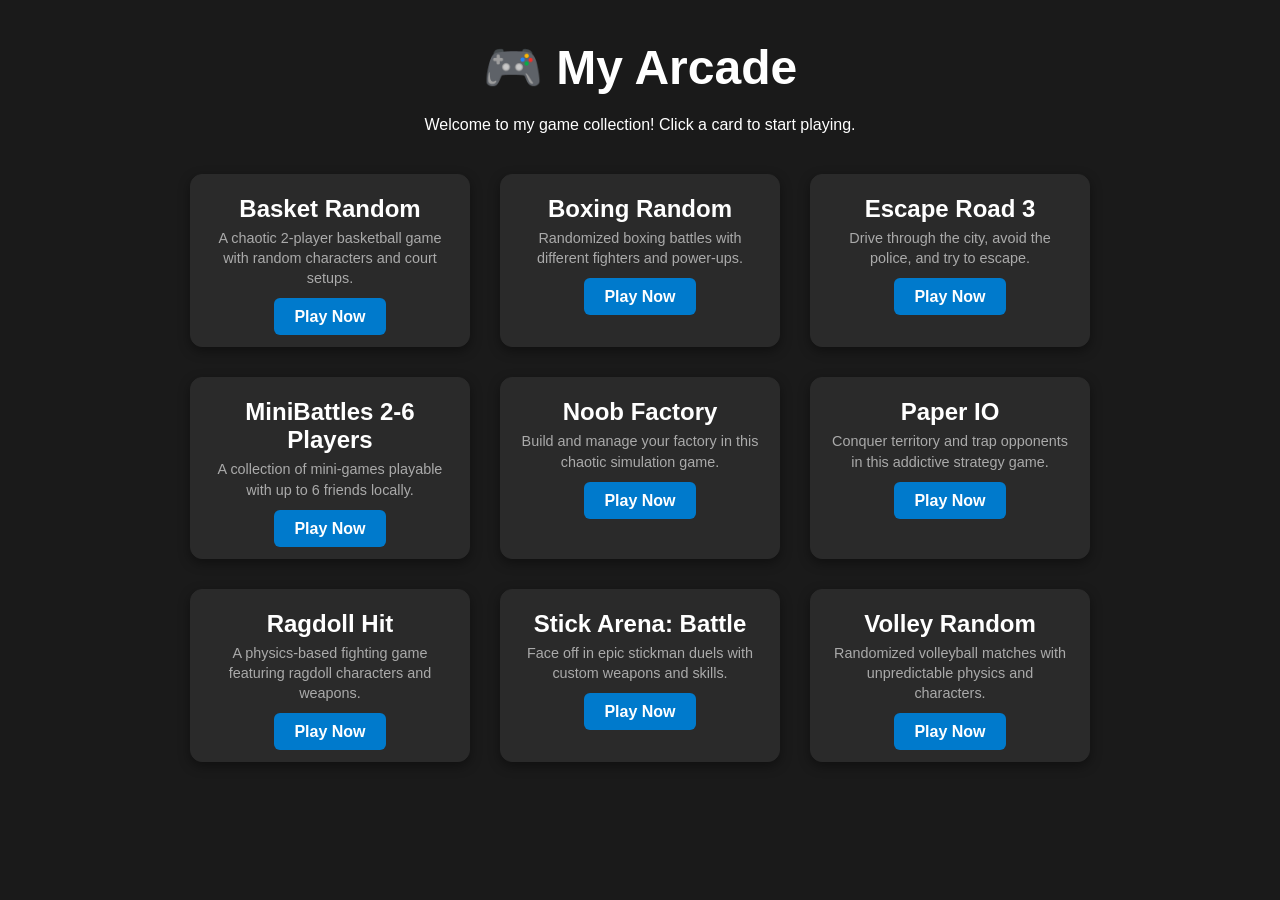
<file: index.html>
<!DOCTYPE html>
<html lang="en">
<head>
    <meta charset="UTF-8">
    <meta name="viewport" content="width=device-width, initial-scale=1.0">
    <title>My Arcade</title>
    <link rel="stylesheet" href="style.css">
    <style>
        body {
            font-family: Arial, sans-serif;
            background-color: #1a1a1a;
            color: #ffffff;
            text-align: center;
            padding: 40px 20px;
            margin: 0;
        }
        h1 {
            font-size: 3rem;
            margin-bottom: 20px;
        }
        .games-grid {
            display: flex;
            flex-wrap: wrap;
            justify-content: center;
            gap: 30px;
            max-width: 1100px;
            margin: 40px auto;
        }
        .game-card {
            background-color: #2a2a2a;
            border-radius: 12px;
            width: 280px;
            padding: 20px;
            box-shadow: 0 4px 12px rgba(0, 0, 0, 0.4);
            transition: transform 0.2s;
        }
        .game-card:hover {
            transform: translateY(-5px);
            box-shadow: 0 6px 20px rgba(0, 122, 255, 0.3);
        }
        .game-card h3 {
            margin-top: 0;
            font-size: 1.5rem;
        }
        .game-card p {
            color: #aaaaaa;
            font-size: 0.9rem;
            line-height: 1.4;
            margin-bottom: 20px;
        }
        .play-btn {
            background-color: #007acc;
            color: white;
            padding: 10px 20px;
            text-decoration: none;
            font-weight: bold;
            border-radius: 6px;
            transition: background-color 0.2s;
        }
        .play-btn:hover {
            background-color: #005999;
        }
    </style>
</head>
<body>

    <h1>🎮 My Arcade</h1>
    <p>Welcome to my game collection! Click a card to start playing.</p>

    <div class="games-grid">
        <!-- Basket Random -->
        <div class="game-card">
            <h3>Basket Random</h3>
            <p>A chaotic 2-player basketball game with random characters and court setups.</p>
            <a href="games/basket-random.html" class="play-btn">Play Now</a>
        </div>

        <!-- Boxing Random -->
        <div class="game-card">
            <h3>Boxing Random</h3>
            <p>Randomized boxing battles with different fighters and power-ups.</p>
            <a href="games/boxing-random.html" class="play-btn">Play Now</a>
        </div>

        <!-- Escape Road 3 -->
        <div class="game-card">
            <h3>Escape Road 3</h3>
            <p>Drive through the city, avoid the police, and try to escape.</p>
            <a href="games/escape-road-3.html" class="play-btn">Play Now</a>
        </div>

        <!-- MiniBattles 2-6 Players -->
        <div class="game-card">
            <h3>MiniBattles 2-6 Players</h3>
            <p>A collection of mini-games playable with up to 6 friends locally.</p>
            <a href="games/minibattles-2-6-players.html" class="play-btn">Play Now</a>
        </div>

        <!-- Noob Factory -->
        <div class="game-card">
            <h3>Noob Factory</h3>
            <p>Build and manage your factory in this chaotic simulation game.</p>
            <a href="games/noob-factory.html" class="play-btn">Play Now</a>
        </div>

        <!-- Paper IO -->
        <div class="game-card">
            <h3>Paper IO</h3>
            <p>Conquer territory and trap opponents in this addictive strategy game.</p>
            <a href="games/paper-io.html" class="play-btn">Play Now</a>
        </div>

        <!-- Ragdoll Hit -->
        <div class="game-card">
            <h3>Ragdoll Hit</h3>
            <p>A physics-based fighting game featuring ragdoll characters and weapons.</p>
            <a href="games/ragdoll-hit.html" class="play-btn">Play Now</a>
        </div>

        <!-- Stick Arena: Battle -->
        <div class="game-card">
            <h3>Stick Arena: Battle</h3>
            <p>Face off in epic stickman duels with custom weapons and skills.</p>
            <a href="games/stick-arena.html" class="play-btn">Play Now</a>
        </div>

        <!-- Volley Random -->
        <div class="game-card">
            <h3>Volley Random</h3>
            <p>Randomized volleyball matches with unpredictable physics and characters.</p>
            <a href="games/volley-random.html" class="play-btn">Play Now</a>
        </div>
    </div>

</body>
</html>
</file>
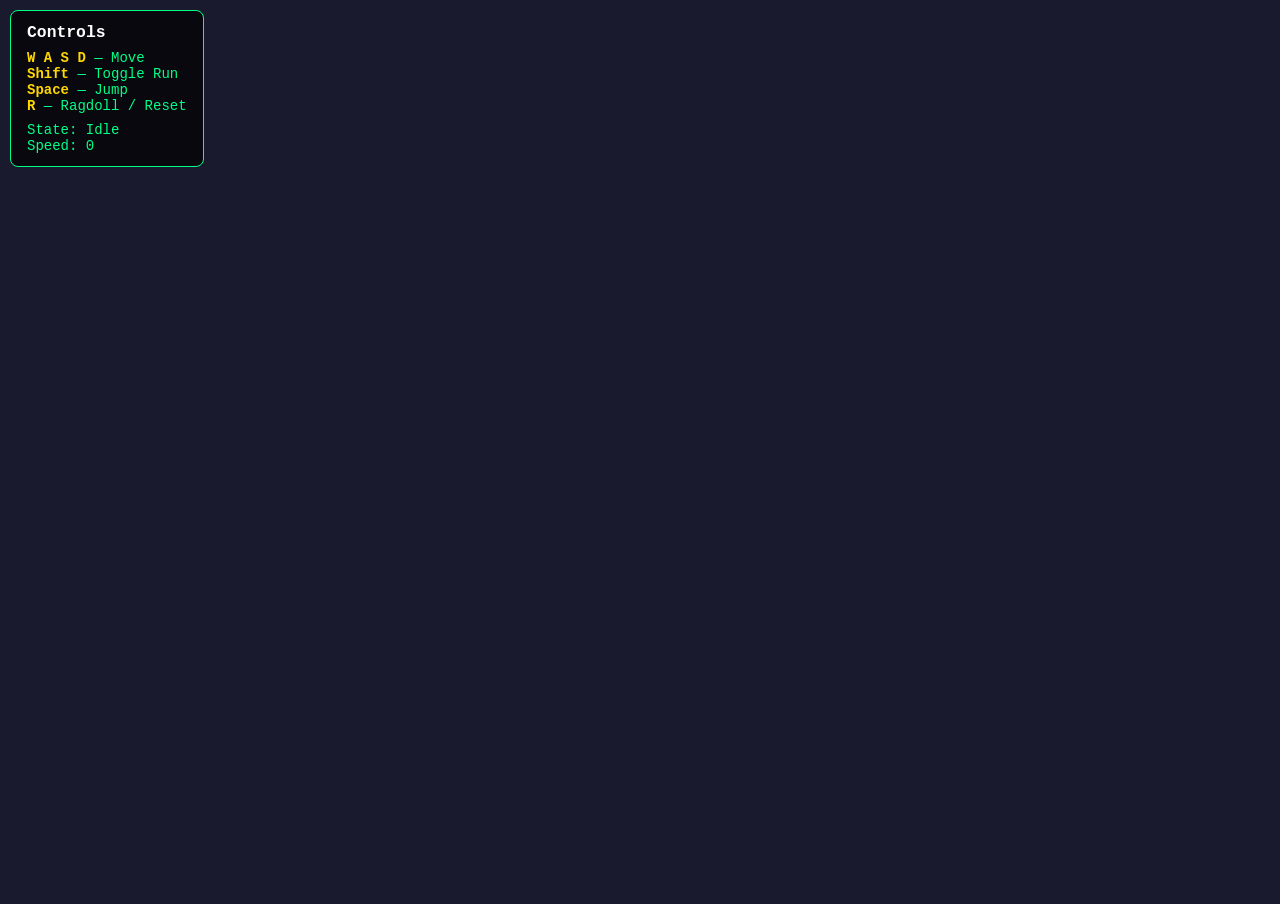
<file: games/test1/index.html>
<!DOCTYPE html>
<html lang="en">
<head>
    <meta charset="UTF-8">
    <meta name="viewport" content="width=device-width, initial-scale=1.0">
    <title>Human Final Test - Babylon.js</title>
    <style>
        html, body { margin: 0; padding: 0; width: 100%; height: 100%; overflow: hidden; background: #1a1a2e; }
        #renderCanvas { width: 100%; height: 100%; touch-action: none; }
        #ui {
            position: absolute; top: 10px; left: 10px; color: #00ff88;
            font-family: 'Segoe UI', monospace; font-size: 14px;
            background: rgba(0,0,0,0.7); padding: 12px 16px; border-radius: 8px;
            border: 1px solid #00ff88; pointer-events: none; user-select: none;
        }
        #ui h3 { margin: 0 0 8px 0; color: #fff; }
        #ui .key { color: #ffd700; font-weight: bold; }
        #ui .status { color: #00ff88; }
        #ui .status.running { color: #ff4444; }
        #error { position: absolute; top: 50%; left: 50%; transform: translate(-50%,-50%);
            color: #ff4444; background: rgba(0,0,0,0.9); padding: 30px; border-radius: 12px;
            border: 2px solid #ff4444; font-family: monospace; display: none; max-width: 80%;
        }
    </style>
    <script src="https://cdn.babylonjs.com/babylon.js"></script>
    <script src="https://cdn.babylonjs.com/loaders/babylonjs.loaders.min.js"></script>
    <script src="https://cdn.babylonjs.com/gui/babylon.gui.min.js"></script>
    <script src="https://cdn.babylonjs.com/materialsLibrary/babylonjs.materials.min.js"></script>
<base target="_blank">
</head>
<body>
    <canvas id="renderCanvas"></canvas>
    <div id="ui">
        <h3>Controls</h3>
        <div><span class="key">W A S D</span> — Move</div>
        <div><span class="key">Shift</span> — Toggle Run</div>
        <div><span class="key">Space</span> — Jump</div>
        <div><span class="key">R</span> — Ragdoll / Reset</div>
        <div style="margin-top:8px;">State: <span id="state" class="status">Idle</span></div>
        <div>Speed: <span id="speed">0</span></div>
    </div>
    <div id="error"></div>

    <script>
        const canvas = document.getElementById("renderCanvas");
        const engine = new BABYLON.Engine(canvas, true, { preserveDrawingBuffer: true, stencil: true });

        const showError = (msg) => {
            const el = document.getElementById("error");
            el.style.display = "block";
            el.innerHTML = `<h2>❌ Error</h2><p>${msg}</p>`;
            console.error(msg);
        };

        // Check if running from file://
        if (window.location.protocol === "file:") {
            showError(`
                <b>You opened this file directly!</b><br><br>
                Babylon.js cannot load .glb files from file:// due to browser security (CORS).<br><br>
                <b>Fix:</b> Use a local server.<br><br>
                <b>Option 1 (Python):</b><br>
                Open CMD in this folder and run:<br>
                <code style="color:#ffd700">python -m http.server 8000</code><br>
                Then go to <code style="color:#00ff88">http://localhost:8000</code><br><br>
                <b>Option 2 (VS Code):</b><br>
                Install "Live Server" extension → Right-click index.html → "Open with Live Server"
            `);
        }

        const createScene = async () => {
            const scene = new BABYLON.Scene(engine);
            scene.clearColor = new BABYLON.Color3(0.05, 0.05, 0.12);
            scene.ambientColor = new BABYLON.Color3(0.3, 0.3, 0.4);

            // ---- Camera ----
            const camera = new BABYLON.ArcRotateCamera("cam", -Math.PI/2, Math.PI/3, 12, BABYLON.Vector3.Zero(), scene);
            camera.attachControl(canvas, true);
            camera.lowerRadiusLimit = 3;
            camera.upperRadiusLimit = 30;
            camera.wheelPrecision = 50;

            // ---- Lighting ----
            const hemi = new BABYLON.HemisphericLight("hemi", new BABYLON.Vector3(0, 1, 0), scene);
            hemi.intensity = 0.6;
            hemi.groundColor = new BABYLON.Color3(0.1, 0.1, 0.2);

            const dir = new BABYLON.DirectionalLight("dir", new BABYLON.Vector3(-1, -2, -1), scene);
            dir.intensity = 0.8;
            dir.position = new BABYLON.Vector3(10, 20, 10);

            const shadowGen = new BABYLON.ShadowGenerator(2048, dir);
            shadowGen.useBlurExponentialShadowMap = true;
            shadowGen.blurKernel = 32;

            // ---- Skybox ----
            const skybox = BABYLON.MeshBuilder.CreateBox("sky", { size: 1000 }, scene);
            const skyMat = new BABYLON.StandardMaterial("skyMat", scene);
            skyMat.backFaceCulling = false;
            skyMat.diffuseColor = new BABYLON.Color3(0, 0, 0);
            skyMat.emissiveColor = new BABYLON.Color3(0.05, 0.05, 0.15);
            skybox.material = skyMat;
            skybox.infiniteDistance = true;

            // ---- Baseplate ----
            const ground = BABYLON.MeshBuilder.CreateGround("ground", { width: 100, height: 100, subdivisions: 4 }, scene);
            const groundMat = new BABYLON.StandardMaterial("groundMat", scene);
            groundMat.diffuseColor = new BABYLON.Color3(0.15, 0.18, 0.22);
            groundMat.specularColor = new BABYLON.Color3(0.1, 0.1, 0.1);
            const gridTex = new BABYLON.DynamicTexture("gridTex", 512, scene);
            const ctx = gridTex.getContext();
            ctx.fillStyle = "#222833";
            ctx.fillRect(0, 0, 512, 512);
            ctx.strokeStyle = "#3a4a5a";
            ctx.lineWidth = 2;
            for (let i = 0; i <= 512; i += 32) {
                ctx.beginPath(); ctx.moveTo(i, 0); ctx.lineTo(i, 512); ctx.stroke();
                ctx.beginPath(); ctx.moveTo(0, i); ctx.lineTo(512, i); ctx.stroke();
            }
            gridTex.update();
            groundMat.diffuseTexture = gridTex;
            groundMat.diffuseTexture.uScale = 20;
            groundMat.diffuseTexture.vScale = 20;
            ground.material = groundMat;
            ground.receiveShadows = true;

            // ---- Physics (Cannon.js) ----
            const cannon = await import("https://cdn.jsdelivr.net/npm/cannon-es@0.20.0/dist/cannon-es.js");
            const physicsPlugin = new BABYLON.CannonJSPlugin(true, 10, cannon);
            scene.enablePhysics(new BABYLON.Vector3(0, -9.81, 0), physicsPlugin);

            // Ground physics body - FIXED: use setFromEuler instead of setFromEulerAngles
            const groundBody = new cannon.Body({
                mass: 0,
                shape: new cannon.Plane(),
                quaternion: new cannon.Quaternion().setFromEuler(-Math.PI/2, 0, 0, 'XYZ')
            });
            physicsPlugin.world.addBody(groundBody);

            // ---- Load Character ----
            BABYLON.SceneLoader.ShowLoadingScreen = false;
            const result = await BABYLON.SceneLoader.ImportMeshAsync(
                "", "./", "human final test.glb", scene
            );

            const characterRoot = result.meshes[0];
            characterRoot.position.y = 0.1;
            characterRoot.scaling = new BABYLON.Vector3(1, 1, 1);

            let characterMesh = null;
            let skeleton = null;
            for (const mesh of result.meshes) {
                if (mesh.skeleton) {
                    characterMesh = mesh;
                    skeleton = mesh.skeleton;
                    break;
                }
            }
            if (!characterMesh) {
                characterMesh = result.meshes.find(m => m.getTotalVertices() > 0) || result.meshes[1] || result.meshes[0];
            }

            if (characterMesh) {
                characterMesh.receiveShadows = true;
                shadowGen.addShadowCaster(characterMesh, true);
            }

            // ---- Animation Setup ----
            const animGroups = result.animationGroups || [];
            let idleAnim = null, walkAnim = null, runAnim = null;

            console.log("Animation Groups found:", animGroups.map(a => a.name));

            for (const ag of animGroups) {
                const name = ag.name.toLowerCase();
                if (name.includes("idle")) idleAnim = ag;
                else if (name.includes("walk")) walkAnim = ag;
                else if (name.includes("run")) runAnim = ag;
            }

            if (!idleAnim && animGroups[0]) idleAnim = animGroups[0];
            if (!walkAnim && animGroups[1]) walkAnim = animGroups[1];
            if (!runAnim && animGroups[2]) runAnim = animGroups[2];

            animGroups.forEach(ag => ag.stop());
            if (idleAnim) {
                idleAnim.play(true);
                idleAnim.speedRatio = 1;
            }

            // ---- Character Controller ----
            const WALK_SPEED = 3.5;
            const RUN_SPEED = 8.0;
            let isRunning = false;
            let currentSpeed = 0;
            let targetSpeed = 0;
            let moveDir = new BABYLON.Vector3(0, 0, 0);
            let isJumping = false;

            const capsuleHeight = 1.8;
            const capsuleRadius = 0.35;
            const charBody = new cannon.Body({
                mass: 70,
                shape: new cannon.Cylinder(capsuleRadius, capsuleRadius, capsuleHeight, 12),
                position: new cannon.Vec3(0, capsuleHeight/2 + 0.1, 0),
                fixedRotation: true,
                linearDamping: 0.9,
                angularDamping: 0.9
            });
            physicsPlugin.world.addBody(charBody);

            const boneMap = {};
            const boneBodies = [];
            let ragdollEnabled = false;

            if (skeleton) {
                skeleton.bones.forEach(bone => { boneMap[bone.name] = bone; });
            }

            function createRagdoll() {
                if (ragdollEnabled || !skeleton) return;
                ragdollEnabled = true;
                charBody.type = cannon.Body.STATIC;
                charBody.velocity.set(0, 0, 0);

                const boneDefs = [
                    { name: "Hips", mass: 15, size: [0.25, 0.15, 0.2] },
                    { name: "Spine", mass: 10, size: [0.2, 0.3, 0.15] },
                    { name: "Chest", mass: 10, size: [0.25, 0.25, 0.18] },
                    { name: "Neck", mass: 2, size: [0.08, 0.1, 0.08] },
                    { name: "Head", mass: 5, size: [0.15, 0.18, 0.16] },
                    { name: "UpperArm_L", mass: 3, size: [0.08, 0.25, 0.08] },
                    { name: "LowerArm_L", mass: 2, size: [0.07, 0.22, 0.07] },
                    { name: "Hand_L", mass: 1, size: [0.08, 0.08, 0.08] },
                    { name: "UpperArm_R", mass: 3, size: [0.08, 0.25, 0.08] },
                    { name: "LowerArm_R", mass: 2, size: [0.07, 0.22, 0.07] },
                    { name: "Hand_R", mass: 1, size: [0.08, 0.08, 0.08] },
                    { name: "UpperLeg_L", mass: 5, size: [0.12, 0.35, 0.12] },
                    { name: "LowerLeg_L", mass: 4, size: [0.1, 0.35, 0.1] },
                    { name: "Foot_L", mass: 2, size: [0.1, 0.08, 0.18] },
                    { name: "UpperLeg_R", mass: 5, size: [0.12, 0.35, 0.12] },
                    { name: "LowerLeg_R", mass: 4, size: [0.1, 0.35, 0.1] },
                    { name: "Foot_R", mass: 2, size: [0.1, 0.08, 0.18] },
                ];

                boneDefs.forEach(def => {
                    const bone = boneMap[def.name];
                    if (!bone) return;
                    const worldPos = bone.getAbsolutePosition ? bone.getAbsolutePosition(characterMesh) : characterMesh.position.clone();
                    const shape = new cannon.Box(new cannon.Vec3(def.size[0]/2, def.size[1]/2, def.size[2]/2));
                    const body = new cannon.Body({
                        mass: def.mass,
                        shape: shape,
                        position: new cannon.Vec3(worldPos.x, worldPos.y, worldPos.z),
                        linearDamping: 0.5,
                        angularDamping: 0.5
                    });
                    physicsPlugin.world.addBody(body);
                    boneBodies.push({ name: def.name, body, bone, def });
                });

                boneBodies.forEach(bb => {
                    bb.body.applyImpulse(
                        new cannon.Vec3((Math.random()-0.5)*2, Math.random()*3, (Math.random()-0.5)*2),
                        bb.body.position
                    );
                });
            }

            function resetRagdoll() {
                if (!ragdollEnabled) return;
                ragdollEnabled = false;
                boneBodies.forEach(bb => { physicsPlugin.world.removeBody(bb.body); });
                boneBodies.length = 0;
                charBody.type = cannon.Body.DYNAMIC;
                charBody.position.set(0, capsuleHeight/2 + 0.1, 0);
                charBody.velocity.set(0, 0, 0);
                charBody.angularVelocity.set(0, 0, 0);
                characterRoot.position.set(0, 0.1, 0);
                characterRoot.rotationQuaternion = BABYLON.Quaternion.Identity();
                if (skeleton) skeleton.returnToRest();
            }

            // ---- Input ----
            const inputMap = {};
            window.addEventListener("keydown", (e) => {
                inputMap[e.key.toLowerCase()] = true;
                if (e.key.toLowerCase() === "shift") isRunning = !isRunning;
                if (e.code === "Space" && !isJumping && !ragdollEnabled) {
                    charBody.velocity.y = 6;
                    isJumping = true;
                }
                if (e.key.toLowerCase() === "r") {
                    if (ragdollEnabled) resetRagdoll(); else createRagdoll();
                }
            });
            window.addEventListener("keyup", (e) => { inputMap[e.key.toLowerCase()] = false; });

            // ---- Animation Blending ----
            let currentAnim = idleAnim;
            let targetAnim = idleAnim;
            let blendWeight = 1;
            const BLEND_SPEED = 0.08;

            function setAnimation(anim) {
                if (anim === targetAnim || !anim) return;
                if (targetAnim && targetAnim !== anim) {
                    currentAnim = targetAnim;
                    targetAnim = anim;
                    blendWeight = 0;
                    anim.play(true);
                    anim.weight = 0;
                } else {
                    targetAnim = anim;
                    anim.play(true);
                    anim.weight = 1;
                }
            }

            // ---- Game Loop ----
            const stateLabel = document.getElementById("state");
            const speedLabel = document.getElementById("speed");

            scene.registerBeforeRender(() => {
                if (ragdollEnabled) {
                    const hips = boneBodies.find(b => b.name === "Hips");
                    if (hips) {
                        characterRoot.position.x = hips.body.position.x;
                        characterRoot.position.z = hips.body.position.z;
                    }
                    stateLabel.textContent = "Ragdoll";
                    stateLabel.className = "status running";
                    return;
                }

                moveDir.set(0, 0, 0);
                if (inputMap["w"]) moveDir.z += 1;
                if (inputMap["s"]) moveDir.z -= 1;
                if (inputMap["a"]) moveDir.x -= 1;
                if (inputMap["d"]) moveDir.x += 1;
                if (moveDir.length() > 0) moveDir.normalize();

                const maxSpeed = isRunning ? RUN_SPEED : WALK_SPEED;
                targetSpeed = moveDir.length() > 0 ? maxSpeed : 0;
                currentSpeed += (targetSpeed - currentSpeed) * 0.15;

                const camForward = camera.getForwardRay().direction;
                camForward.y = 0;
                camForward.normalize();
                const camRight = BABYLON.Vector3.Cross(BABYLON.Vector3.Up(), camForward).normalize();
                const worldMove = camForward.scale(moveDir.z).add(camRight.scale(moveDir.x));
                if (worldMove.length() > 0) worldMove.normalize();

                const vel = charBody.velocity;
                vel.x = worldMove.x * currentSpeed;
                vel.z = worldMove.z * currentSpeed;

                if (charBody.position.y < capsuleHeight/2 + 0.15) isJumping = false;

                characterRoot.position.x = charBody.position.x;
                characterRoot.position.z = charBody.position.z;
                characterRoot.position.y = charBody.position.y - capsuleHeight/2 + 0.1;

                if (worldMove.length() > 0.1 && currentSpeed > 0.5) {
                    const targetRot = Math.atan2(worldMove.x, worldMove.z);
                    let currentRot = characterRoot.rotation.y;
                    let diff = targetRot - currentRot;
                    while (diff > Math.PI) diff -= Math.PI * 2;
                    while (diff < -Math.PI) diff += Math.PI * 2;
                    characterRoot.rotation.y += diff * 0.12;
                }

                let animName = "Idle";
                if (currentSpeed > 0.5) {
                    if (isRunning && currentSpeed > WALK_SPEED + 0.5) {
                        setAnimation(runAnim); animName = "Running";
                    } else {
                        setAnimation(walkAnim); animName = "Walking";
                    }
                } else {
                    setAnimation(idleAnim); animName = "Idle";
                }

                if (currentAnim && targetAnim && currentAnim !== targetAnim) {
                    blendWeight += BLEND_SPEED;
                    if (blendWeight >= 1) {
                        blendWeight = 1;
                        currentAnim.stop();
                        currentAnim = targetAnim;
                    }
                    currentAnim.weight = 1 - blendWeight;
                    targetAnim.weight = blendWeight;
                }

                if (walkAnim) walkAnim.speedRatio = Math.max(0.5, currentSpeed / WALK_SPEED);
                if (runAnim) runAnim.speedRatio = Math.max(0.8, currentSpeed / RUN_SPEED);

                const targetPos = characterRoot.position.clone();
                targetPos.y += 1.2;
                camera.target = BABYLON.Vector3.Lerp(camera.target, targetPos, 0.08);

                stateLabel.textContent = animName + (isRunning ? " (Run Mode)" : "");
                stateLabel.className = isRunning ? "status running" : "status";
                speedLabel.textContent = currentSpeed.toFixed(1);
            });

            return scene;
        };

        createScene().then(scene => {
            engine.runRenderLoop(() => scene.render());
            window.addEventListener("resize", () => engine.resize());
        }).catch(err => {
            showError(`Scene creation failed:<br><code>${err.message}</code><br><br>Check the browser console (F12) for details.`);
        });
    </script>
</body>
</html>
</file>
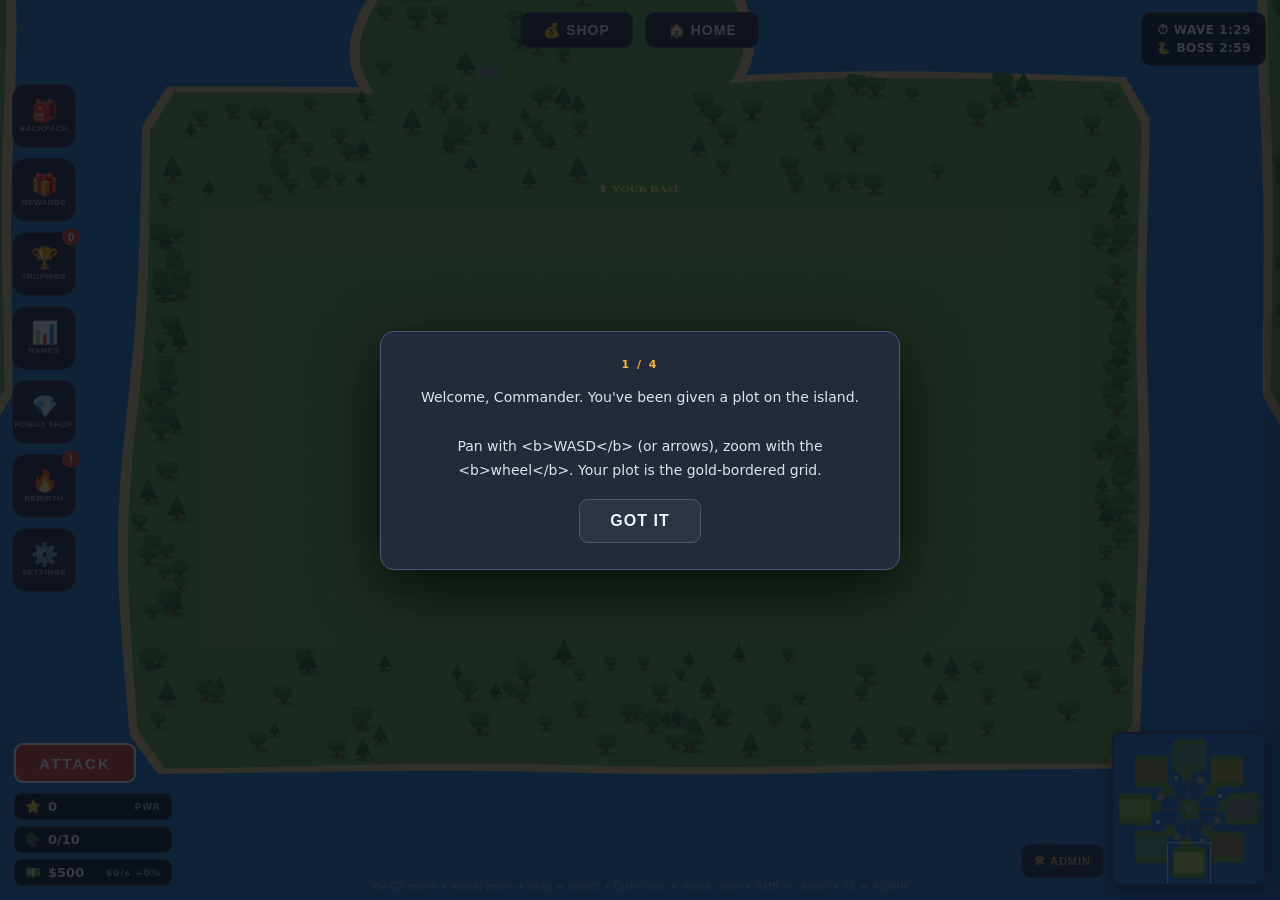
<file: games/vibecoded/workspace-01a0df9e-ef0e-71c4-9e35-c308445ed9e9/military-base-25d/index.html>
<!DOCTYPE html>
<html lang="en">
<head>
<meta charset="UTF-8">
<meta name="viewport" content="width=device-width, initial-scale=1.0">
<title>Build a Military Base — 2.5D Remake</title>
<link rel="stylesheet" href="style.css">
</head>
<body>
<canvas id="cv"></canvas>

<!-- top bar -->
<div id="topbar">
  <button class="pill" id="btnShop">💰 SHOP</button>
  <button class="pill" id="btnHome">🏠 HOME</button>
</div>

<!-- left rail -->
<div id="rail">
  <button class="rail-btn" data-panel="backpack"><span class="r-ico">🎒</span><span class="r-lbl">BACKPACK</span></button>
  <button class="rail-btn" data-panel="rewards"><span class="r-ico">🎁</span><span class="r-lbl">REWARDS</span></button>
  <button class="rail-btn" data-panel="achieve"><span class="r-ico">🏆</span><span class="r-lbl">TROPHIES</span><span class="badge" id="achBadge" hidden>0</span></button>
  <button class="rail-btn" data-panel="leader"><span class="r-ico">📊</span><span class="r-lbl">RANKS</span></button>
  <button class="rail-btn" data-panel="robux"><span class="r-ico">💎</span><span class="r-lbl">ROBUX SHOP</span></button>
  <button class="rail-btn" data-panel="rebirth" id="railRebirth"><span class="r-ico">🔥</span><span class="r-lbl">REBIRTH</span><span class="badge" id="rbBadge" hidden>!</span></button>
  <button class="rail-btn" data-panel="settings"><span class="r-ico">⚙️</span><span class="r-lbl">SETTINGS</span></button>
</div>

<!-- event timer (top right) -->
<div id="timerbox">
  <div class="t-line" id="tWave">⏱ WAVE 1:30</div>
  <div class="t-line" id="tBoss">🐍 BOSS 3:00</div>
</div>

<!-- boss hp bar -->
<div id="bossbar" hidden>
  <div class="bb-label">🐍 MECHA WORM</div>
  <div class="bb-track"><div class="bb-fill" id="bbFill"></div></div>
</div>

<!-- bottom-left HUD -->
<div id="hud">
  <button id="btnAttack">ATTACK</button>
  <div class="statbar"><span class="s-ico">⭐</span><span id="stPower">0</span><span class="s-cap">PWR</span></div>
  <div class="statbar"><span class="s-ico">🪖</span><span id="stUnits">0/10</span></div>
  <div class="statbar cash"><span class="s-ico">💵</span><span id="stCash">$500</span><span class="s-cap" id="stIncome">$0/s</span></div>
</div>

<!-- control hint -->
<div id="hint">WASD move • wheel zoom • drag = select • Ctrl+click = move units • RMB = cancel • F1 = ADMIN</div>

<!-- minimap -->
<div id="minibox"><canvas id="mini" width="150" height="150"></canvas></div>
<button id="btnAdmin" title="Admin panel (F1 or `)">🛠 ADMIN</button>

<!-- ============ ADMIN DRAWER ============ -->
<div id="p-admin">
  <div class="a-head"><span>🛠 ADMIN PANEL</span><button class="x" id="aClose">✕</button></div>
  <div class="a-body">
    <div class="a-sec">💵 CASH</div>
    <div class="a-row">
      <button class="abtn" onclick="Admin.cash(10000)">+10K</button>
      <button class="abtn" onclick="Admin.cash(100000)">+100K</button>
      <button class="abtn" onclick="Admin.cash(1000000)">+1M</button>
      <button class="abtn" onclick="Admin.cash(100000000)">+100M</button>
    </div>
    <div class="a-row">
      <input id="aCash" class="ain" placeholder="custom (e.g. 2.5M)">
      <button class="abtn" onclick="Admin.cashCustom()">GIVE</button>
    </div>

    <div class="a-sec">🏭 BUILDINGS <span class="a-note">BP = backpack • PL = place on plot</span></div>
    <div id="aBuilds"></div>

    <div class="a-sec">🪖 SUMMON UNITS (at base, ignores cap)</div>
    <div id="aUnits"></div>

    <div class="a-sec">📦 CRATES (to backpack)</div>
    <div class="a-row">
      <button class="abtn" onclick="Admin.crate('standard')">STANDARD</button>
      <button class="abtn" onclick="Admin.crate('elite')">ELITE</button>
      <button class="abtn" onclick="Admin.crate('premium')">PREMIUM</button>
      <button class="abtn gold" onclick="Admin.crate('golden')">GOLDEN</button>
    </div>

    <div class="a-sec">🤖 BOT BASES (pick a preset — yours stays yours)</div>
    <div id="aBots" class="a-bots"></div>

    <div class="a-sec">🐍 BOSS</div>
    <div class="a-row">
      <button class="abtn" onclick="Admin.boss('summon')">SUMMON</button>
      <button class="abtn" onclick="Admin.boss('kill')">KILL + REWARD</button>
      <button class="abtn" onclick="Admin.boss('hp1')">SET 1 HP</button>
      <button class="abtn" onclick="Admin.boss('more')">+10K HP</button>
    </div>

    <div class="a-sec">⚠️ WAVES</div>
    <div class="a-row">
      <button class="abtn" onclick="Admin.wave('now')">SPAWN NOW</button>
      <button class="abtn" onclick="Admin.wave('horde')">HORDE x3</button>
      <button class="abtn" onclick="Admin.wave('reset')">RESET TIMERS</button>
    </div>

    <div class="a-sec">🚩 POINTS</div>
    <div class="a-row">
      <button class="abtn" onclick="Admin.points('take')">CAPTURE ALL</button>
      <button class="abtn" onclick="Admin.points('lose')">RELEASE TO NEUTRAL</button>
    </div>

    <div class="a-sec">🔥 REBIRTH</div>
    <div class="a-row">
      <button class="abtn" onclick="Admin.rebirth(1)">+1</button>
      <button class="abtn" onclick="Admin.rebirth(10)">+10</button>
      <button class="abtn" onclick="Admin.rebirth('force')">FORCE RESET NOW</button>
    </div>

    <div class="a-sec">⏱ TIME SCALE</div>
    <div class="a-row" id="aSpeed">
      <button class="abtn" data-sp="0">⏸</button>
      <button class="abtn on" data-sp="1">1x</button>
      <button class="abtn" data-sp="2">2x</button>
      <button class="abtn" data-sp="5">5x</button>
      <button class="abtn" data-sp="10">10x</button>
    </div>

    <div class="a-sec">⚙️ CHEATS</div>
    <div class="a-row">
      <button class="abtn tog" id="aGod">GOD MODE</button>
      <button class="abtn tog" id="aFreeze">FREEZE WAVES/BOSS</button>
      <button class="abtn tog" id="aNoResp">NO GARRISON RESPAWN</button>
    </div>
    <div class="a-row">
      <button class="abtn" onclick="Admin.claimRewards()">CLAIM ALL REWARDS</button>
      <button class="abtn" onclick="Admin.giveAllBuildings()">GIVE ALL BUILDINGS</button>
    </div>

    <div class="a-sec">📍 TELEPORT CAMERA</div>
    <div class="a-row">
      <button class="abtn" onclick="Admin.go('base')">BASE</button>
      <button class="abtn" onclick="Admin.go('city')">CITY</button>
      <button class="abtn" onclick="Admin.go('north')">N</button>
      <button class="abtn" onclick="Admin.go('east')">E</button>
      <button class="abtn" onclick="Admin.go('south')">S</button>
      <button class="abtn" onclick="Admin.go('west')">W</button>
      <button class="abtn" onclick="Admin.go('nw')">NW</button>
      <button class="abtn" onclick="Admin.go('ne')">NE</button>
      <button class="abtn" onclick="Admin.go('se')">SE</button>
      <button class="abtn" onclick="Admin.go('sw')">SW</button>
      <button class="abtn" onclick="Admin.go('boss')">BOSS</button>
    </div>

    <div class="a-sec">📊 DEBUG</div>
    <div class="a-stats" id="aStats">—</div>

    <div class="a-sec">💾 SAVE DATA</div>
    <div class="a-row">
      <button class="abtn" onclick="Admin.exportSave()">EXPORT</button>
      <button class="abtn" onclick="Admin.importSave()">IMPORT &amp; RELOAD</button>
      <button class="abtn danger" onclick="Admin.wipe()">WIPE ALL</button>
    </div>
    <textarea id="aSave" class="asave" placeholder="save JSON appears here (export) or paste here (import)"></textarea>
  </div>
</div>

<!-- hover stat tooltip (shop cards) -->
<div id="tip" hidden></div>

<!-- toasts -->
<div id="toasts"></div>

<!-- ============ PANELS ============ -->
<div class="panel" id="p-shop">
  <div class="p-head"><span class="p-title">SHOP</span><button class="x" data-close>✕</button></div>
  <div class="p-body">
    <div class="tabs" id="shopTabs">
      <button data-tab="production" class="on">PRODUCTION</button>
      <button data-tab="units">UNITS</button>
      <button data-tab="special">SPECIAL</button>
      <button data-tab="decor">DECOR</button>
    </div>
    <div class="tabs sub" id="shopSubs" hidden></div>
    <div class="grid" id="shopGrid"></div>
  </div>
</div>

<div class="panel" id="p-backpack">
  <div class="p-head"><span class="p-title">BACKPACK</span><button class="x" data-close>✕</button></div>
  <div class="p-body">
    <p class="p-note">Buy stuff in the SHOP, then place it on your plot. Click a crate to open it.</p>
    <div class="grid" id="bpGrid"></div>
  </div>
</div>

<div class="panel" id="p-rewards">
  <div class="p-head"><span class="p-title">REWARDS</span><button class="x" data-close>✕</button></div>
  <div class="p-body"><div class="rw-list" id="rwList"></div></div>
</div>

<div class="panel" id="p-achieve">
  <div class="p-head"><span class="p-title">🏆 ACHIEVEMENTS</span><button class="x" data-close>✕</button></div>
  <div class="p-body"><p class="p-note" id="achSummary"></p><div class="rw-list" id="achList"></div></div>
</div>

<div class="panel" id="p-leader">
  <div class="p-head"><span class="p-title">📊 LEADERBOARD</span><button class="x" data-close>✕</button></div>
  <div class="p-body"><p class="p-note">All 8 factions ranked by military power (buildings + army). Points held shown as flags.</p><div class="lb-list" id="lbList"></div></div>
</div>

<div class="panel" id="p-robux">
  <div class="p-head"><span class="p-title">ROBUX SHOP</span><button class="x" data-close>✕</button></div>
  <div class="p-body">
    <p class="p-note">This is a fan-made 2.5D remake — no real Robux. Premium items cost in-game cash instead. Premium crates only contain LEGENDARY / MYTHIC buildings. Weekly featured item + pity after 80.</p>
    <div class="grid" id="rxGrid"></div>
  </div>
</div>

<div class="panel" id="p-settings">
  <div class="p-head"><span class="p-title">SETTINGS</span><button class="x" data-close>✕</button></div>
  <div class="p-body">
    <div class="set-row"><span>MUSIC</span><button class="toggle on" id="setMusic">On</button></div>
    <div class="set-row"><span>BUILDING SFX</span><button class="toggle on" id="setSfx">On</button></div>
    <div class="set-row"><span>DAMAGE NUMBERS</span><button class="toggle on" id="setDmg">On</button></div>
    <div class="set-row"><span>GRAPHICS MODE</span><button class="toggle blue on" id="setGfx">High</button></div>
    <div class="set-row"><span>CODE</span><input id="codeBox" class="code-input" placeholder="Insert Codes Here" autocomplete="off"></div>
    <div class="set-row small"><span class="dim">Try: LOGI • WOWPREMIUM • SORRY • DUELS • 200K</span></div>
    <div class="set-row"><span></span><button class="danger" id="btnWipe">HARD RESET</button></div>
  </div>
</div>

<div class="panel modal" id="p-rebirth">
  <div class="p-head"><span class="p-title">🔥 REBIRTH</span><button class="x" data-close>✕</button></div>
  <div class="p-body center">
    <div id="rbInfo"></div>
    <div class="btn-row">
      <button class="pill big" id="btnRebirthYes">REBIRTH</button>
      <button class="pill big ghost" data-close>NOT YET</button>
    </div>
  </div>
</div>

<div class="panel modal crate" id="p-crate">
  <div class="p-body center">
    <div class="crate-stage" id="crateStage">
      <canvas id="crateIcon" width="150" height="110"></canvas>
    </div>
    <div class="crate-name" id="crateName">OPENING...</div>
    <div class="crate-rar" id="crateRar"></div>
    <button class="pill big" id="btnCrateDone">NICE</button>
  </div>
</div>

<!-- tutorial -->
<div id="tut">
  <div class="tut-card">
    <div class="tut-step" id="tutStep">1 / 4</div>
    <div class="tut-text" id="tutText"></div>
    <div class="btn-row">
      <button class="pill big" id="tutNext">GOT IT</button>
    </div>
  </div>
</div>

<!-- game code: loaded in order; smoke.js + gen_info.py read this list -->
<script src="js/01-helpers.js"></script>
<script src="js/02-data-world.js"></script>
<script src="js/02b-data-units.js"></script>
<script src="js/02c-data-buildings.js"></script>
<script src="js/02d-data-economy.js"></script>
<script src="js/03-state.js"></script>
<script src="js/04-factions.js"></script>
<script src="js/05-map.js"></script>
<script src="js/06-save.js"></script>
<script src="js/07-audio.js"></script>
<script src="js/08-sprites.js"></script>
<script src="js/08b-sprites-units.js"></script>
<script src="js/08c-sprites-buildings.js"></script>
<script src="js/09-camera.js"></script>
<script src="js/10-fx.js"></script>
<script src="js/11-economy.js"></script>
<script src="js/12-units.js"></script>
<script src="js/13-render.js"></script>
<script src="js/14-ui.js"></script>
<script src="js/15-input.js"></script>
<script src="js/16-tutorial.js"></script>
<script src="js/17-loop.js"></script>
<script src="js/18-admin.js"></script>
<script src="js/19-init.js"></script>
</body>
</html>
</file>
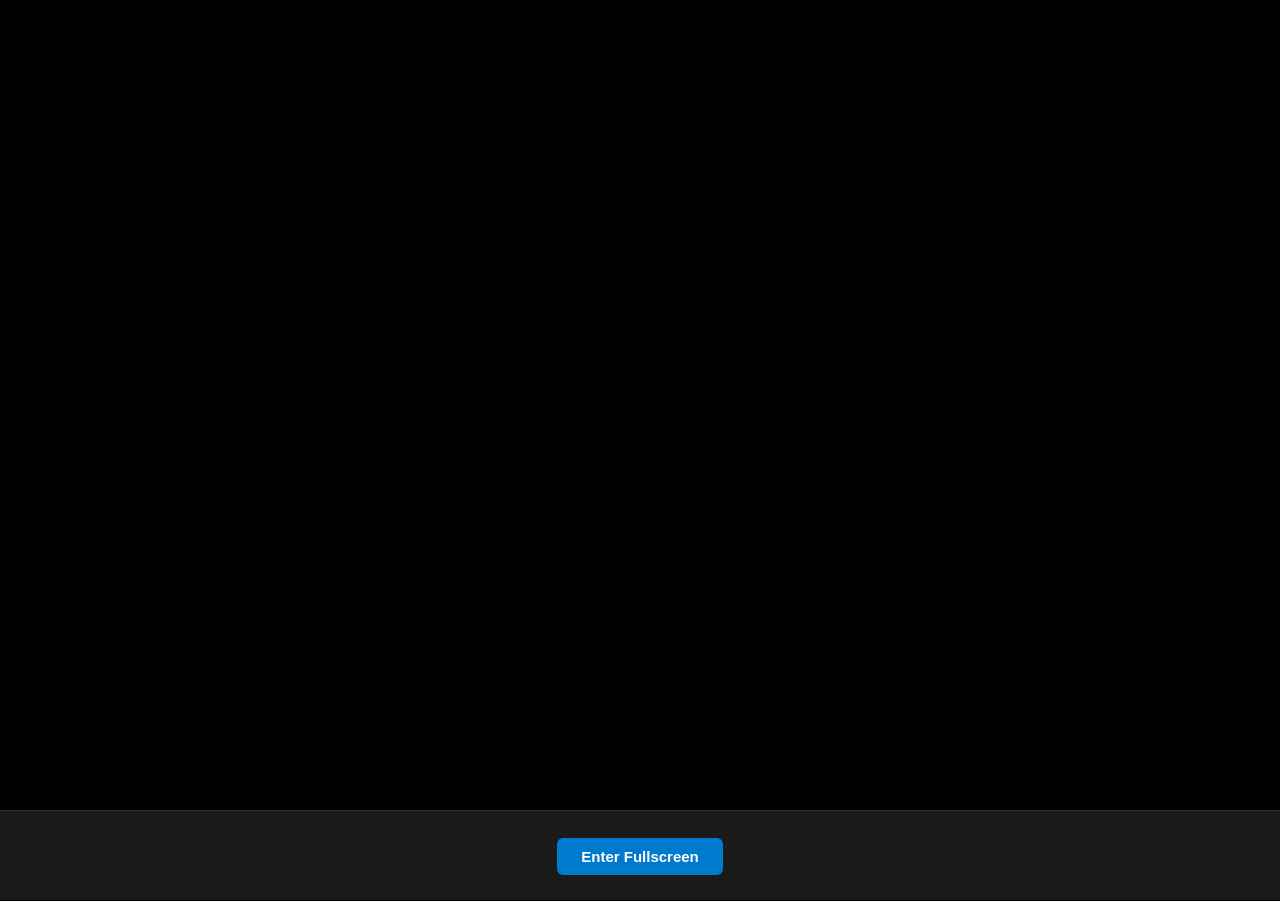
<file: games/basket-random.html>
<!DOCTYPE html>
<html lang="en">
<head>
    <meta charset="UTF-8">
    <meta name="viewport" content="width=device-width, initial-scale=1.0">
    <title>Basket Random 🕹️ Two Player Games</title>
    <style>
        body, html {
            margin: 0;
            padding: 0;
            width: 100%;
            height: 100%;
            overflow: hidden;
            background-color: #000;
            font-family: Arial, sans-serif;
        }

        /* Container keeping the game and leaving room for the bottom button */
        .game-container {
            width: 100%;
            height: 90%; 
            position: relative;
        }

        iframe {
            width: 100%;
            height: 100%;
            border: none;
            display: block;
        }

        /* Bottom button area below the game */
        .bottom-area {
            height: 10%;
            background-color: #1a1a1a;
            display: flex;
            align-items: center;
            justify-content: center;
            border-top: 1px solid #333;
        }

        .bottom-btn {
            background-color: #007acc;
            color: white;
            border: none;
            padding: 10px 24px;
            border-radius: 6px;
            font-weight: bold;
            font-size: 15px;
            cursor: pointer;
            transition: background-color 0.2s;
        }

        .bottom-btn:hover {
            background-color: #005999;
        }

        /* Transparent Exit Fullscreen Button (Hidden by default) */
        #exit-fs-btn {
            position: fixed;
            bottom: 25px;
            right: 25px;
            background: rgba(0, 0, 0, 0.6);
            color: white;
            border: 1px solid rgba(255, 255, 255, 0.3);
            padding: 10px 18px;
            border-radius: 8px;
            font-size: 13px;
            font-weight: bold;
            cursor: pointer;
            z-index: 10000;
            backdrop-filter: blur(4px);
            transition: background 0.2s, opacity 0.2s;
            display: none;
        }

        #exit-fs-btn:hover {
            background: rgba(0, 0, 0, 0.8);
        }

        /* Fullscreen state styling */
        body.is-fullscreen .bottom-area {
            display: none;
        }

        body.is-fullscreen .game-container {
            height: 100%;
        }

        body.is-fullscreen #exit-fs-btn {
            display: block;
        }
    </style>
</head>
<body>

    <div class="game-container">
        <iframe title="Basket Random" name="game-frame" id="game-frame" src="https://www.twoplayergames.org/gameframe/basket-random" allow="autoplay; fullscreen; camera; focus-without-user-activation *; monetization; gamepad; keyboard-map *; xr-spatial-tracking; clipboard-write; web-share" scrolling="no" frameborder="0" allowfullscreen></iframe>
    </div>

    <div class="bottom-area">
        <button id="fullscreen-btn" class="bottom-btn">Enter Fullscreen</button>
    </div>

    <button id="exit-fs-btn">Exit Fullscreen</button>

    <script>
        const fullscreenBtn = document.getElementById('fullscreen-btn');
        const exitFsBtn = document.getElementById('exit-fs-btn');

        function toggleFullscreen() {
            if (!document.fullscreenElement) {
                document.documentElement.requestFullscreen().catch(err => {
                    console.error("Error enabling full screen:", err.message);
                });
            } else {
                document.exitFullscreen();
            }
        }

        // Event listeners
        fullscreenBtn.addEventListener('click', toggleFullscreen);
        exitFsBtn.addEventListener('click', toggleFullscreen);

        // Adjust UI elements when entering/exiting fullscreen
        document.addEventListener('fullscreenchange', () => {
            if (document.fullscreenElement) {
                document.body.classList.add('is-fullscreen');
            } else {
                document.body.classList.remove('is-fullscreen');
            }
        });
    </script>

</body>
</html>
</file>
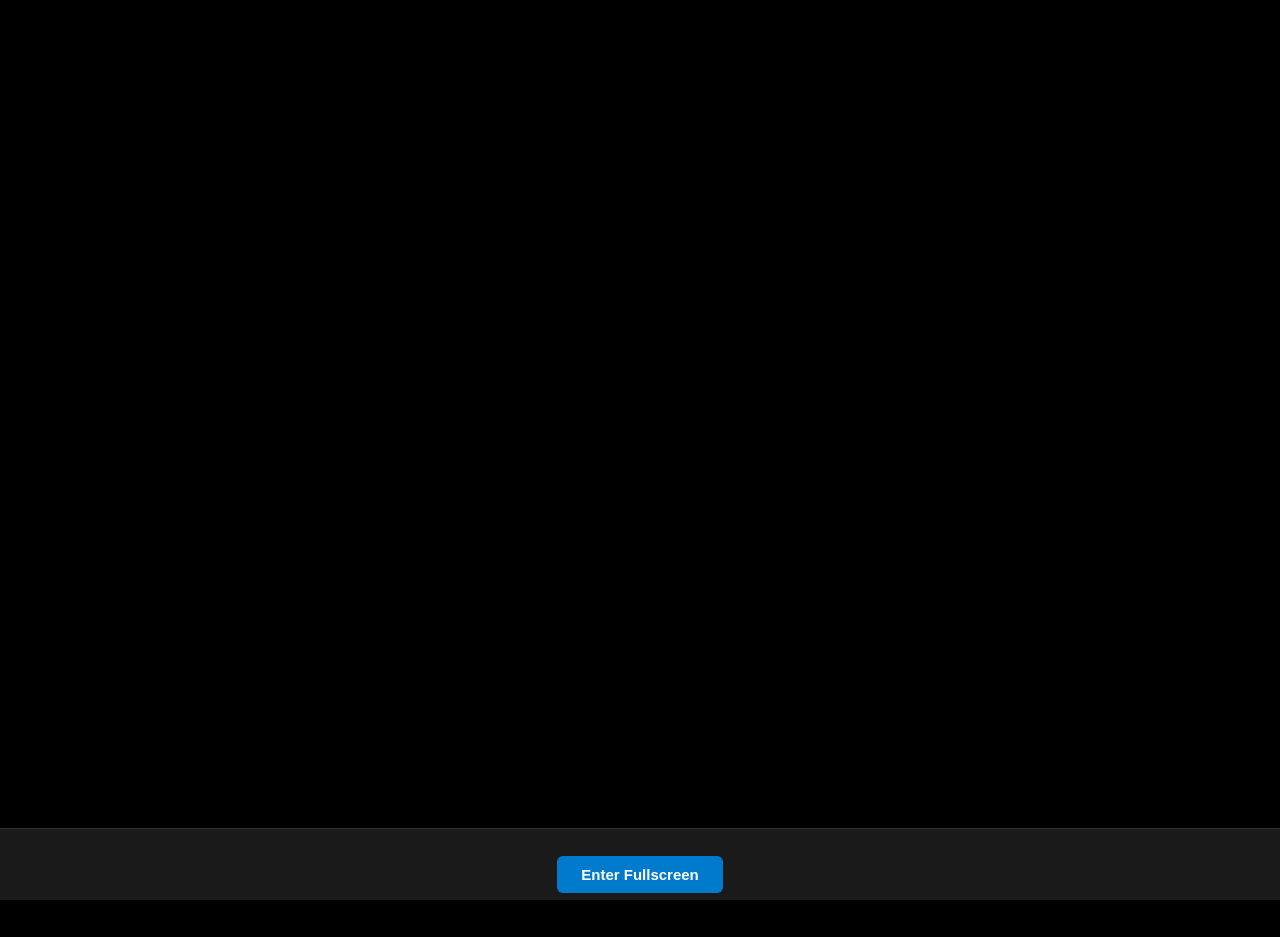
<file: games/boxing-random.html>
```html
<!DOCTYPE html>
<html lang="en">
<head>
    <meta charset="UTF-8">
    <meta name="viewport" content="width=device-width, initial-scale=1.0">
    <title>Boxing Random</title>
    <style>
        body, html {
            margin: 0;
            padding: 0;
            width: 100%;
            height: 100%;
            overflow: hidden;
            background-color: #000;
            font-family: Arial, sans-serif;
        }

        /* Container keeping the game and leaving room for the bottom button */
        .game-container {
            width: 100%;
            height: 90%; 
            position: relative;
        }

        iframe {
            width: 100%;
            height: 100%;
            border: none;
            display: block;
        }

        /* Bottom button area below the game */
        .bottom-area {
            height: 10%;
            background-color: #1a1a1a;
            display: flex;
            align-items: center;
            justify-content: center;
            border-top: 1px solid #333;
        }

        .bottom-btn {
            background-color: #007acc;
            color: white;
            border: none;
            padding: 10px 24px;
            border-radius: 6px;
            font-weight: bold;
            font-size: 15px;
            cursor: pointer;
            transition: background-color 0.2s;
        }

        .bottom-btn:hover {
            background-color: #005999;
        }

        /* Transparent Exit Fullscreen Button (Hidden by default) */
        #exit-fs-btn {
            position: fixed;
            bottom: 25px;
            right: 25px;
            background: rgba(0, 0, 0, 0.6);
            color: white;
            border: 1px solid rgba(255, 255, 255, 0.3);
            padding: 10px 18px;
            border-radius: 8px;
            font-size: 13px;
            font-weight: bold;
            cursor: pointer;
            z-index: 10000;
            backdrop-filter: blur(4px);
            transition: background 0.2s, opacity 0.2s;
            display: none;
        }

        #exit-fs-btn:hover {
            background: rgba(0, 0, 0, 0.8);
        }

        /* Fullscreen state styling */
        body.is-fullscreen .bottom-area {
            display: none;
        }

        body.is-fullscreen .game-container {
            height: 100%;
        }

        body.is-fullscreen #exit-fs-btn {
            display: block;
        }
    </style>
</head>
<body>

    <div class="game-container">
        <iframe 
            title="Boxing Random" 
            name="game-frame" 
            id="game-frame" 
            src="https://www.twoplayergames.org/gameframe/boxing-random" 
            tabindex="0" 
            allow="autoplay; fullscreen; camera; focus-without-user-activation *; monetization; gamepad; keyboard-map *; xr-spatial-tracking; clipboard-write; web-share" 
            scrolling="no" 
            frameborder="0" 
            allowfullscreen>
        </iframe>
    </div>

    <div class="bottom-area">
        <button id="fullscreen-btn" class="bottom-btn">Enter Fullscreen</button>
    </div>

    <button id="exit-fs-btn">Exit Fullscreen</button>

    <script>
        const fullscreenBtn = document.getElementById('fullscreen-btn');
        const exitFsBtn = document.getElementById('exit-fs-btn');

        function toggleFullscreen() {
            if (!document.fullscreenElement) {
                document.documentElement.requestFullscreen().catch(err => {
                    console.error("Error enabling full screen:", err.message);
                });
            } else {
                document.exitFullscreen();
            }
        }

        // Event listeners
        fullscreenBtn.addEventListener('click', toggleFullscreen);
        exitFsBtn.addEventListener('click', toggleFullscreen);

        // Adjust UI elements when entering/exiting fullscreen
        document.addEventListener('fullscreenchange', () => {
            if (document.fullscreenElement) {
                document.body.classList.add('is-fullscreen');
            } else {
                document.body.classList.remove('is-fullscreen');
            }
        });
    </script>

</body>
</html>
```
</file>
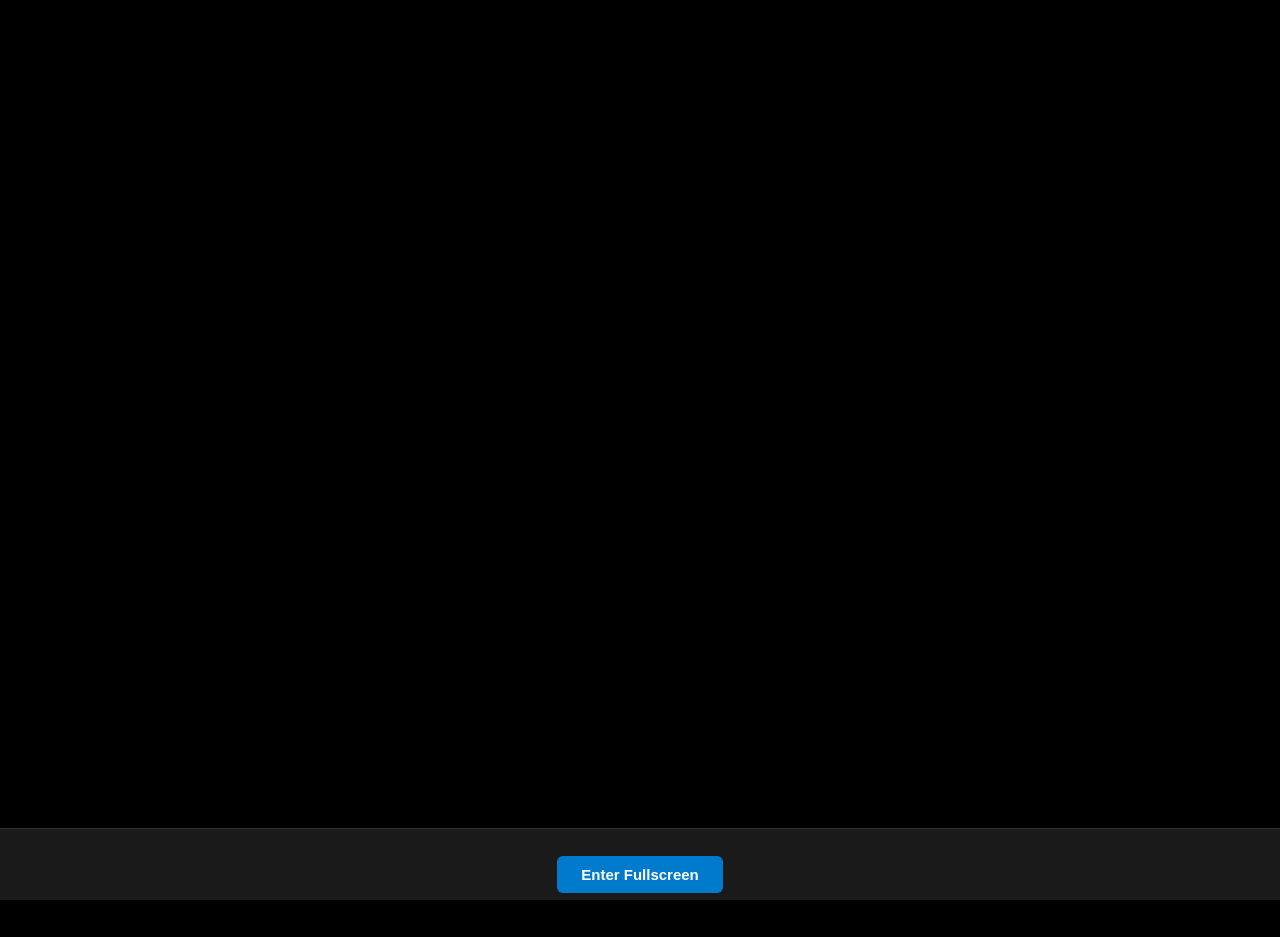
<file: games/escape-road-3.html>
```html
<!DOCTYPE html>
<html lang="en">
<head>
    <meta charset="UTF-8">
    <meta name="viewport" content="width=device-width, initial-scale=1.0">
    <title>Escape Road 3</title>
    <style>
        body, html {
            margin: 0;
            padding: 0;
            width: 100%;
            height: 100%;
            overflow: hidden;
            background-color: #000;
            font-family: Arial, sans-serif;
        }

        /* Container keeping the game and leaving room for the bottom button */
        .game-container {
            width: 100%;
            height: 90%; 
            position: relative;
        }

        iframe {
            width: 100%;
            height: 100%;
            border: none;
            display: block;
        }

        /* Bottom button area below the game */
        .bottom-area {
            height: 10%;
            background-color: #1a1a1a;
            display: flex;
            align-items: center;
            justify-content: center;
            border-top: 1px solid #333;
        }

        .bottom-btn {
            background-color: #007acc;
            color: white;
            border: none;
            padding: 10px 24px;
            border-radius: 6px;
            font-weight: bold;
            font-size: 15px;
            cursor: pointer;
            transition: background-color 0.2s;
        }

        .bottom-btn:hover {
            background-color: #005999;
        }

        /* Transparent Exit Fullscreen Button (Hidden by default) */
        #exit-fs-btn {
            position: fixed;
            bottom: 25px;
            right: 25px;
            background: rgba(0, 0, 0, 0.6);
            color: white;
            border: 1px solid rgba(255, 255, 255, 0.3);
            padding: 10px 18px;
            border-radius: 8px;
            font-size: 13px;
            font-weight: bold;
            cursor: pointer;
            z-index: 10000;
            backdrop-filter: blur(4px);
            transition: background 0.2s, opacity 0.2s;
            display: none;
        }

        #exit-fs-btn:hover {
            background: rgba(0, 0, 0, 0.8);
        }

        /* Fullscreen state styling */
        body.is-fullscreen .bottom-area {
            display: none;
        }

        body.is-fullscreen .game-container {
            height: 100%;
        }

        body.is-fullscreen #exit-fs-btn {
            display: block;
        }
    </style>
</head>
<body>

    <div class="game-container">
        <iframe 
            title="Escape Road 3" 
            name="game-frame" 
            id="game-frame" 
            src="https://www.twoplayergames.org/gameframe/escape-road-3" 
            tabindex="0" 
            allow="autoplay; fullscreen; camera; focus-without-user-activation *; monetization; gamepad; keyboard-map *; xr-spatial-tracking; clipboard-write; web-share" 
            scrolling="no" 
            frameborder="0" 
            allowfullscreen>
        </iframe>
    </div>

    <div class="bottom-area">
        <button id="fullscreen-btn" class="bottom-btn">Enter Fullscreen</button>
    </div>

    <button id="exit-fs-btn">Exit Fullscreen</button>

    <script>
        const fullscreenBtn = document.getElementById('fullscreen-btn');
        const exitFsBtn = document.getElementById('exit-fs-btn');

        function toggleFullscreen() {
            if (!document.fullscreenElement) {
                document.documentElement.requestFullscreen().catch(err => {
                    console.error("Error enabling full screen:", err.message);
                });
            } else {
                document.exitFullscreen();
            }
        }

        // Event listeners
        fullscreenBtn.addEventListener('click', toggleFullscreen);
        exitFsBtn.addEventListener('click', toggleFullscreen);

        // Adjust UI elements when entering/exiting fullscreen
        document.addEventListener('fullscreenchange', () => {
            if (document.fullscreenElement) {
                document.body.classList.add('is-fullscreen');
            } else {
                document.body.classList.remove('is-fullscreen');
            }
        });
    </script>

</body>
</html>
```
</file>
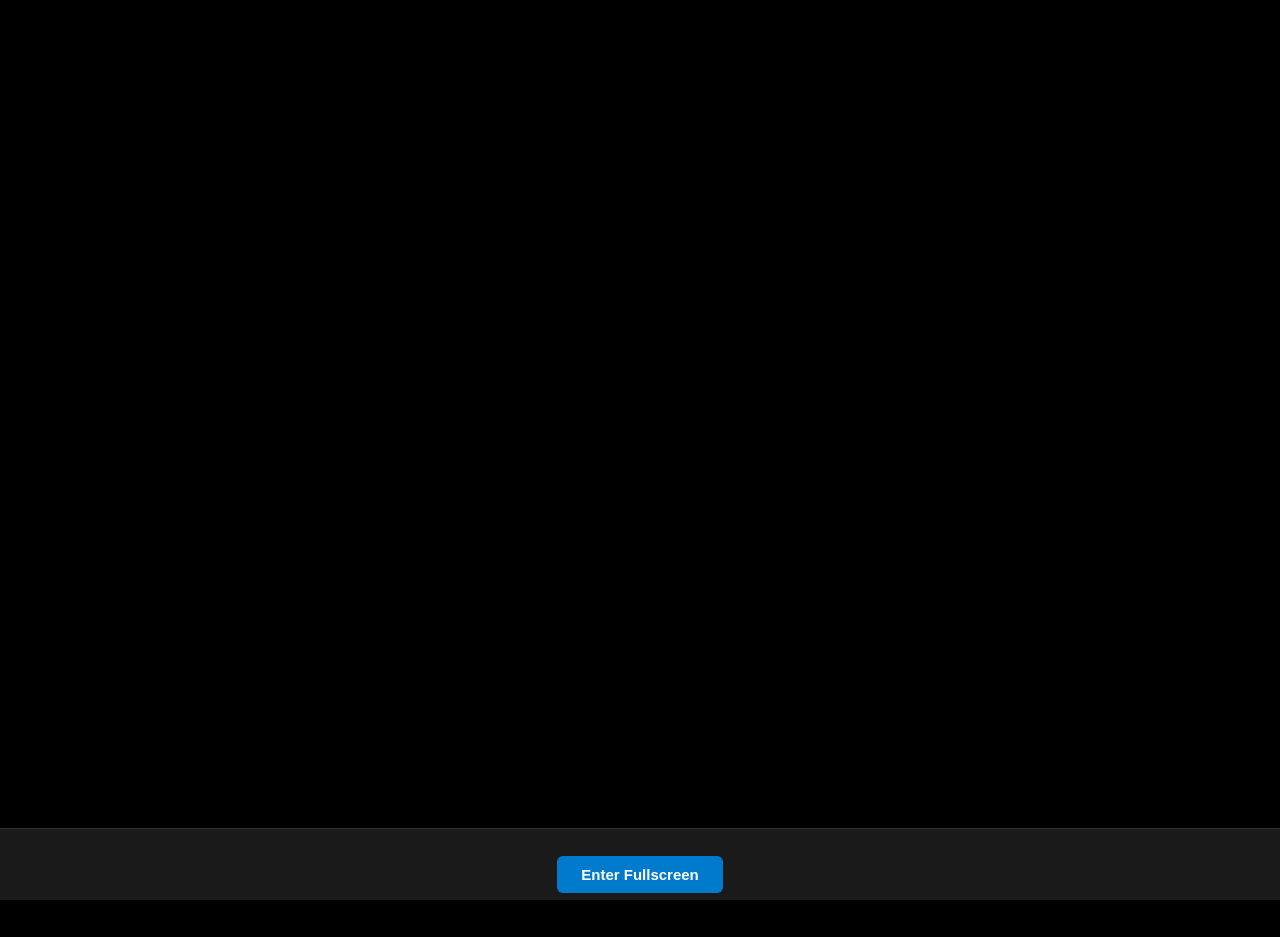
<file: games/minibattles-2-6-players.html>
```html
<!DOCTYPE html>
<html lang="en">
<head>
    <meta charset="UTF-8">
    <meta name="viewport" content="width=device-width, initial-scale=1.0">
    <title>MiniBattles 2-6 Players</title>
    <style>
        body, html {
            margin: 0;
            padding: 0;
            width: 100%;
            height: 100%;
            overflow: hidden;
            background-color: #000;
            font-family: Arial, sans-serif;
        }

        /* Container keeping the game and leaving room for the bottom button */
        .game-container {
            width: 100%;
            height: 90%; 
            position: relative;
        }

        iframe {
            width: 100%;
            height: 100%;
            border: none;
            display: block;
        }

        /* Bottom button area below the game */
        .bottom-area {
            height: 10%;
            background-color: #1a1a1a;
            display: flex;
            align-items: center;
            justify-content: center;
            border-top: 1px solid #333;
        }

        .bottom-btn {
            background-color: #007acc;
            color: white;
            border: none;
            padding: 10px 24px;
            border-radius: 6px;
            font-weight: bold;
            font-size: 15px;
            cursor: pointer;
            transition: background-color 0.2s;
        }

        .bottom-btn:hover {
            background-color: #005999;
        }

        /* Transparent Exit Fullscreen Button (Hidden by default) */
        #exit-fs-btn {
            position: fixed;
            bottom: 25px;
            right: 25px;
            background: rgba(0, 0, 0, 0.6);
            color: white;
            border: 1px solid rgba(255, 255, 255, 0.3);
            padding: 10px 18px;
            border-radius: 8px;
            font-size: 13px;
            font-weight: bold;
            cursor: pointer;
            z-index: 10000;
            backdrop-filter: blur(4px);
            transition: background 0.2s, opacity 0.2s;
            display: none;
        }

        #exit-fs-btn:hover {
            background: rgba(0, 0, 0, 0.8);
        }

        /* Fullscreen state styling */
        body.is-fullscreen .bottom-area {
            display: none;
        }

        body.is-fullscreen .game-container {
            height: 100%;
        }

        body.is-fullscreen #exit-fs-btn {
            display: block;
        }
    </style>
</head>
<body>

    <div class="game-container">
        <iframe 
            title="MiniBattles 2-6 Players" 
            name="game-frame" 
            id="game-frame" 
            src="https://www.twoplayergames.org/gameframe/minibattles-2-6-players" 
            tabindex="0" 
            allow="autoplay; fullscreen; camera; focus-without-user-activation *; monetization; gamepad; keyboard-map *; xr-spatial-tracking; clipboard-write; web-share" 
            scrolling="no" 
            frameborder="0" 
            allowfullscreen>
        </iframe>
    </div>

    <div class="bottom-area">
        <button id="fullscreen-btn" class="bottom-btn">Enter Fullscreen</button>
    </div>

    <button id="exit-fs-btn">Exit Fullscreen</button>

    <script>
        const fullscreenBtn = document.getElementById('fullscreen-btn');
        const exitFsBtn = document.getElementById('exit-fs-btn');

        function toggleFullscreen() {
            if (!document.fullscreenElement) {
                document.documentElement.requestFullscreen().catch(err => {
                    console.error("Error enabling full screen:", err.message);
                });
            } else {
                document.exitFullscreen();
            }
        }

        // Event listeners
        fullscreenBtn.addEventListener('click', toggleFullscreen);
        exitFsBtn.addEventListener('click', toggleFullscreen);

        // Adjust UI elements when entering/exiting fullscreen
        document.addEventListener('fullscreenchange', () => {
            if (document.fullscreenElement) {
                document.body.classList.add('is-fullscreen');
            } else {
                document.body.classList.remove('is-fullscreen');
            }
        });
    </script>

</body>
</html>
```
</file>
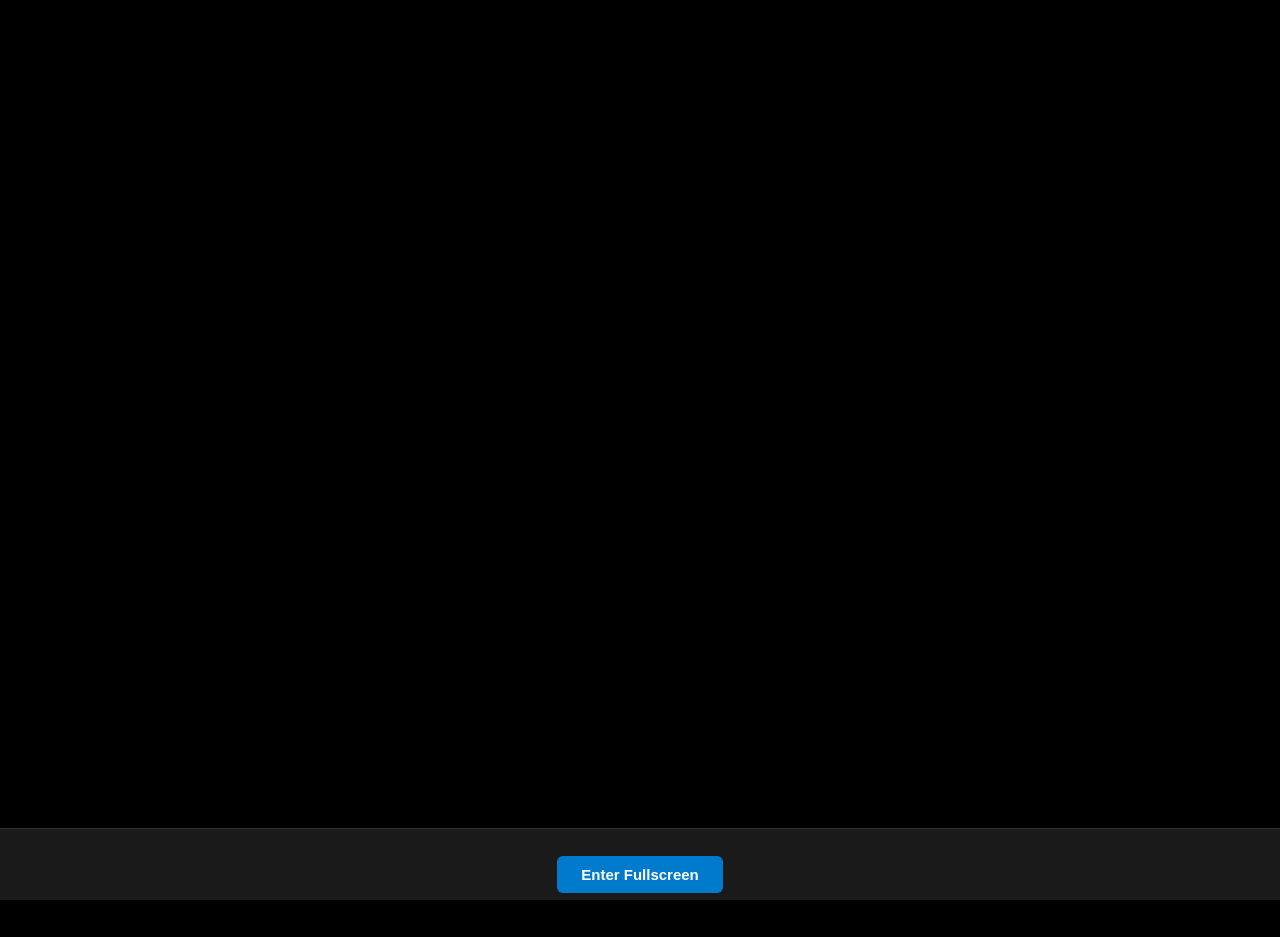
<file: games/noob-factory.html>
```html
<!DOCTYPE html>
<html lang="en">
<head>
    <meta charset="UTF-8">
    <meta name="viewport" content="width=device-width, initial-scale=1.0">
    <title>Noob Factory</title>
    <style>
        body, html {
            margin: 0;
            padding: 0;
            width: 100%;
            height: 100%;
            overflow: hidden;
            background-color: #000;
            font-family: Arial, sans-serif;
        }

        /* Container keeping the game and leaving room for the bottom button */
        .game-container {
            width: 100%;
            height: 90%; 
            position: relative;
        }

        iframe {
            width: 100%;
            height: 100%;
            border: none;
            display: block;
        }

        /* Bottom button area below the game */
        .bottom-area {
            height: 10%;
            background-color: #1a1a1a;
            display: flex;
            align-items: center;
            justify-content: center;
            border-top: 1px solid #333;
        }

        .bottom-btn {
            background-color: #007acc;
            color: white;
            border: none;
            padding: 10px 24px;
            border-radius: 6px;
            font-weight: bold;
            font-size: 15px;
            cursor: pointer;
            transition: background-color 0.2s;
        }

        .bottom-btn:hover {
            background-color: #005999;
        }

        /* Transparent Exit Fullscreen Button (Hidden by default) */
        #exit-fs-btn {
            position: fixed;
            bottom: 25px;
            right: 25px;
            background: rgba(0, 0, 0, 0.6);
            color: white;
            border: 1px solid rgba(255, 255, 255, 0.3);
            padding: 10px 18px;
            border-radius: 8px;
            font-size: 13px;
            font-weight: bold;
            cursor: pointer;
            z-index: 10000;
            backdrop-filter: blur(4px);
            transition: background 0.2s, opacity 0.2s;
            display: none;
        }

        #exit-fs-btn:hover {
            background: rgba(0, 0, 0, 0.8);
        }

        /* Fullscreen state styling */
        body.is-fullscreen .bottom-area {
            display: none;
        }

        body.is-fullscreen .game-container {
            height: 100%;
        }

        body.is-fullscreen #exit-fs-btn {
            display: block;
        }
    </style>
</head>
<body>

    <div class="game-container">
        <iframe 
            title="Noob Factory" 
            name="game-frame" 
            id="game-frame" 
            src="https://www.twoplayergames.org/gameframe/noob-factory" 
            tabindex="0" 
            allow="autoplay; fullscreen; camera; focus-without-user-activation *; monetization; gamepad; keyboard-map *; xr-spatial-tracking; clipboard-write; web-share" 
            scrolling="no" 
            frameborder="0" 
            allowfullscreen>
        </iframe>
    </div>

    <div class="bottom-area">
        <button id="fullscreen-btn" class="bottom-btn">Enter Fullscreen</button>
    </div>

    <button id="exit-fs-btn">Exit Fullscreen</button>

    <script>
        const fullscreenBtn = document.getElementById('fullscreen-btn');
        const exitFsBtn = document.getElementById('exit-fs-btn');

        function toggleFullscreen() {
            if (!document.fullscreenElement) {
                document.documentElement.requestFullscreen().catch(err => {
                    console.error("Error enabling full screen:", err.message);
                });
            } else {
                document.exitFullscreen();
            }
        }

        // Event listeners
        fullscreenBtn.addEventListener('click', toggleFullscreen);
        exitFsBtn.addEventListener('click', toggleFullscreen);

        // Adjust UI elements when entering/exiting fullscreen
        document.addEventListener('fullscreenchange', () => {
            if (document.fullscreenElement) {
                document.body.classList.add('is-fullscreen');
            } else {
                document.body.classList.remove('is-fullscreen');
            }
        });
    </script>

</body>
</html>
```
</file>
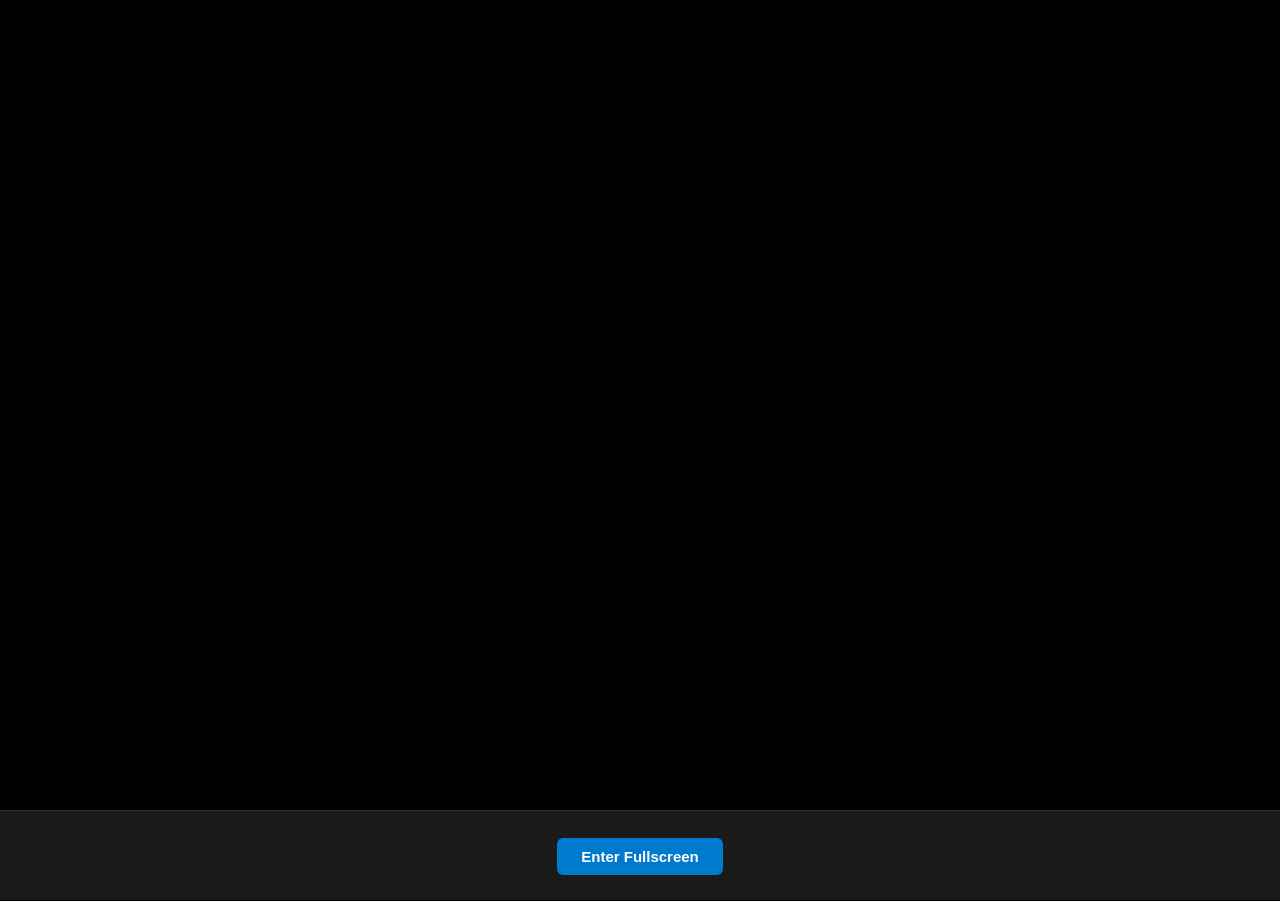
<file: games/paper-io.html>
<!DOCTYPE html>
<html lang="en">
<head>
    <meta charset="UTF-8">
    <meta name="viewport" content="width=device-width, initial-scale=1.0">
    <title>Paper IO</title>
    <style>
        body, html {
            margin: 0;
            padding: 0;
            width: 100%;
            height: 100%;
            overflow: hidden;
            background-color: #000;
            font-family: Arial, sans-serif;
        }

        /* Container keeping the game and leaving room for the bottom button */
        .game-container {
            width: 100%;
            height: 90%; 
            position: relative;
        }

        iframe {
            width: 100%;
            height: 100%;
            border: none;
            display: block;
        }

        /* Bottom button area below the game */
        .bottom-area {
            height: 10%;
            background-color: #1a1a1a;
            display: flex;
            align-items: center;
            justify-content: center;
            border-top: 1px solid #333;
        }

        .bottom-btn {
            background-color: #007acc;
            color: white;
            border: none;
            padding: 10px 24px;
            border-radius: 6px;
            font-weight: bold;
            font-size: 15px;
            cursor: pointer;
            transition: background-color 0.2s;
        }

        .bottom-btn:hover {
            background-color: #005999;
        }

        /* Transparent Exit Fullscreen Button (Hidden by default) */
        #exit-fs-btn {
            position: fixed;
            bottom: 25px;
            right: 25px;
            background: rgba(0, 0, 0, 0.6);
            color: white;
            border: 1px solid rgba(255, 255, 255, 0.3);
            padding: 10px 18px;
            border-radius: 8px;
            font-size: 13px;
            font-weight: bold;
            cursor: pointer;
            z-index: 10000;
            backdrop-filter: blur(4px);
            transition: background 0.2s, opacity 0.2s;
            display: none;
        }

        #exit-fs-btn:hover {
            background: rgba(0, 0, 0, 0.8);
        }

        /* Fullscreen state styling */
        body.is-fullscreen .bottom-area {
            display: none;
        }

        body.is-fullscreen .game-container {
            height: 100%;
        }

        body.is-fullscreen #exit-fs-btn {
            display: block;
        }
    </style>
</head>
<body>

    <div class="game-container">
        <iframe 
            title="Paper IO" 
            name="game-frame" 
            id="game-frame" 
            src="https://www.twoplayergames.org/gameframe/paper-io" 
            tabindex="0" 
            allow="autoplay; fullscreen; camera; focus-without-user-activation *; monetization; gamepad; keyboard-map *; xr-spatial-tracking; clipboard-write; web-share" 
            scrolling="no" 
            frameborder="0" 
            allowfullscreen>
        </iframe>
    </div>

    <div class="bottom-area">
        <button id="fullscreen-btn" class="bottom-btn">Enter Fullscreen</button>
    </div>

    <button id="exit-fs-btn">Exit Fullscreen</button>

    <script>
        const fullscreenBtn = document.getElementById('fullscreen-btn');
        const exitFsBtn = document.getElementById('exit-fs-btn');

        function toggleFullscreen() {
            if (!document.fullscreenElement) {
                document.documentElement.requestFullscreen().catch(err => {
                    console.error("Error enabling full screen:", err.message);
                });
            } else {
                document.exitFullscreen();
            }
        }

        // Event listeners
        fullscreenBtn.addEventListener('click', toggleFullscreen);
        exitFsBtn.addEventListener('click', toggleFullscreen);

        // Adjust UI elements when entering/exiting fullscreen
        document.addEventListener('fullscreenchange', () => {
            if (document.fullscreenElement) {
                document.body.classList.add('is-fullscreen');
            } else {
                document.body.classList.remove('is-fullscreen');
            }
        });
    </script>

</body>
</html>
</file>
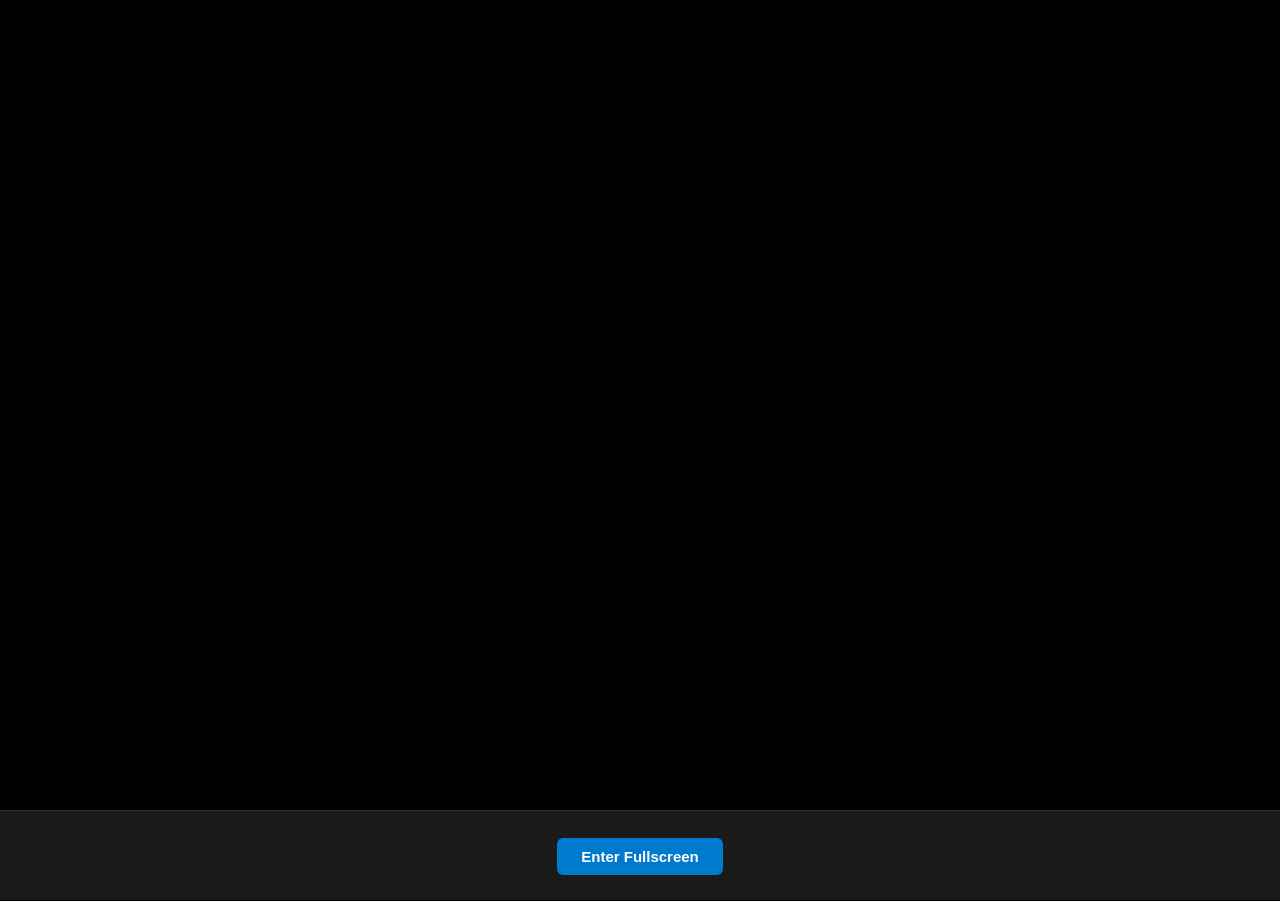
<file: games/ragdoll-hit.html>
<!DOCTYPE html>
<html lang="en">
<head>
    <meta charset="UTF-8">
    <meta name="viewport" content="width=device-width, initial-scale=1.0">
    <title>Ragdoll Hit</title>
    <style>
        body, html {
            margin: 0;
            padding: 0;
            width: 100%;
            height: 100%;
            overflow: hidden;
            background-color: #000;
            font-family: Arial, sans-serif;
        }

        /* Container keeping the game and leaving room for the bottom button */
        .game-container {
            width: 100%;
            height: 90%; 
            position: relative;
        }

        iframe {
            width: 100%;
            height: 100%;
            border: none;
            display: block;
        }

        /* Bottom button area below the game */
        .bottom-area {
            height: 10%;
            background-color: #1a1a1a;
            display: flex;
            align-items: center;
            justify-content: center;
            border-top: 1px solid #333;
        }

        .bottom-btn {
            background-color: #007acc;
            color: white;
            border: none;
            padding: 10px 24px;
            border-radius: 6px;
            font-weight: bold;
            font-size: 15px;
            cursor: pointer;
            transition: background-color 0.2s;
        }

        .bottom-btn:hover {
            background-color: #005999;
        }

        /* Transparent Exit Fullscreen Button (Hidden by default) */
        #exit-fs-btn {
            position: fixed;
            bottom: 25px;
            right: 25px;
            background: rgba(0, 0, 0, 0.6);
            color: white;
            border: 1px solid rgba(255, 255, 255, 0.3);
            padding: 10px 18px;
            border-radius: 8px;
            font-size: 13px;
            font-weight: bold;
            cursor: pointer;
            z-index: 10000;
            backdrop-filter: blur(4px);
            transition: background 0.2s, opacity 0.2s;
            display: none;
        }

        #exit-fs-btn:hover {
            background: rgba(0, 0, 0, 0.8);
        }

        /* Fullscreen state styling */
        body.is-fullscreen .bottom-area {
            display: none;
        }

        body.is-fullscreen .game-container {
            height: 100%;
        }

        body.is-fullscreen #exit-fs-btn {
            display: block;
        }
    </style>
</head>
<body>

    <div class="game-container">
        <!-- Updated Iframe with new game source and attributes -->
        <iframe 
            class="game-iframe" 
            id="game-area" 
            src="https://freetoplayz.github.io/ragdoll-hit/" 
            allow="autoplay; fullscreen; camera; focus-without-user-activation *; monetization; gamepad; keyboard-map *; xr-spatial-tracking; clipboard-write; web-share; accelerometer; magnetometer; gyroscope; display-capture" 
            sandbox="allow-forms allow-modals allow-orientation-lock allow-pointer-lock allow-popups allow-popups-to-escape-sandbox allow-presentation allow-scripts allow-same-origin allow-downloads" 
            scrolling="none" 
            frameborder="0" 
            allowfullscreen>
        </iframe>
    </div>

    <div class="bottom-area">
        <button id="fullscreen-btn" class="bottom-btn">Enter Fullscreen</button>
    </div>

    <button id="exit-fs-btn">Exit Fullscreen</button>

    <script>
        const fullscreenBtn = document.getElementById('fullscreen-btn');
        const exitFsBtn = document.getElementById('exit-fs-btn');

        function toggleFullscreen() {
            if (!document.fullscreenElement) {
                document.documentElement.requestFullscreen().catch(err => {
                    console.error("Error enabling full screen:", err.message);
                });
            } else {
                document.exitFullscreen();
            }
        }

        // Event listeners
        fullscreenBtn.addEventListener('click', toggleFullscreen);
        exitFsBtn.addEventListener('click', toggleFullscreen);

        // Adjust UI elements when entering/exiting fullscreen
        document.addEventListener('fullscreenchange', () => {
            if (document.fullscreenElement) {
                document.body.classList.add('is-fullscreen');
            } else {
                document.body.classList.remove('is-fullscreen');
            }
        });
    </script>

</body>
</html>
</file>
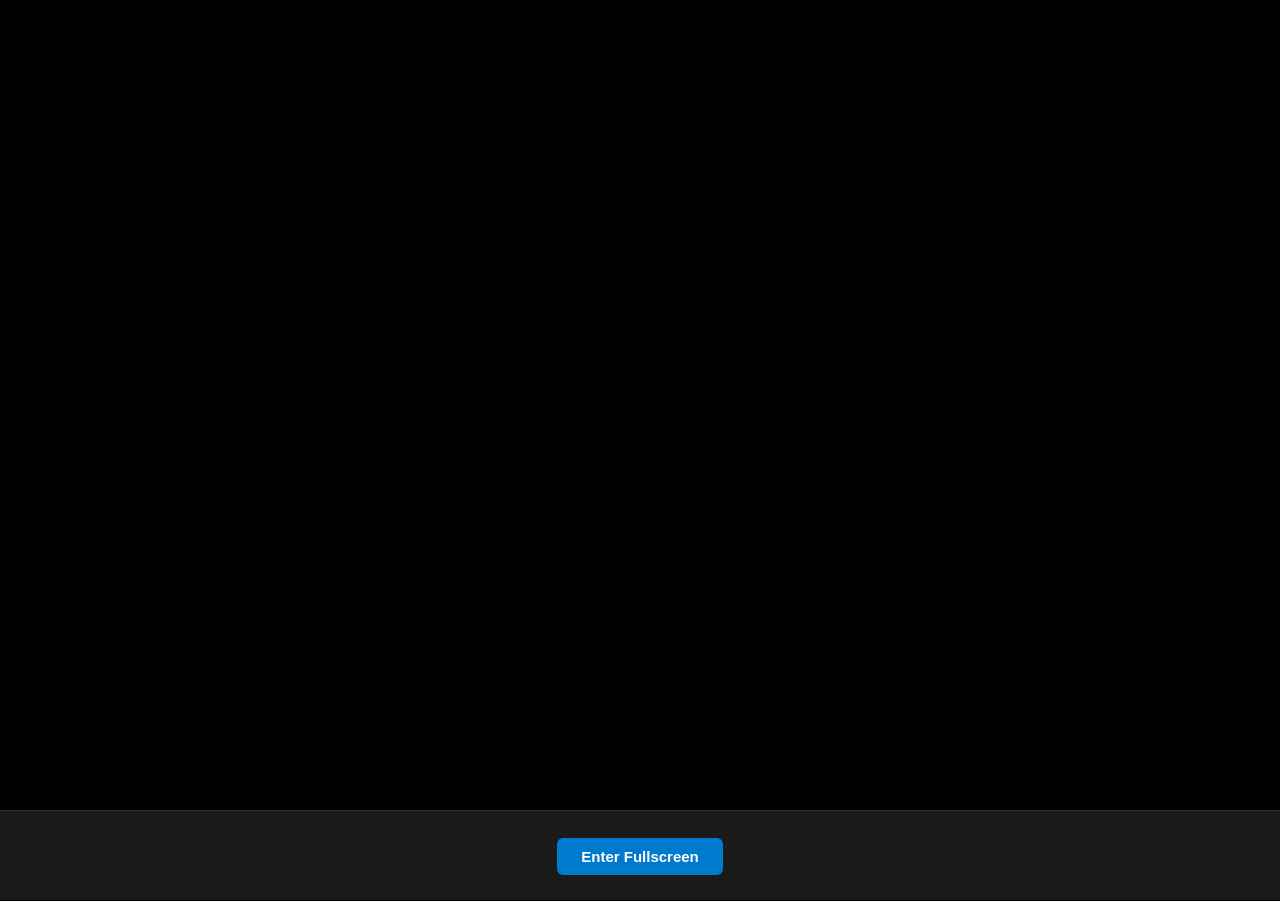
<file: games/stick-arena.html>
<!DOCTYPE html>
<html lang="en">
<head>
    <meta charset="UTF-8">
    <meta name="viewport" content="width=device-width, initial-scale=1.0">
    <title>Stick Arena: Battle</title>
    <style>
        body, html {
            margin: 0;
            padding: 0;
            width: 100%;
            height: 100%;
            overflow: hidden;
            background-color: #000;
            font-family: Arial, sans-serif;
        }

        /* Container keeping the game and leaving room for the bottom button */
        .game-container {
            width: 100%;
            height: 90%; 
            position: relative;
        }

        iframe {
            width: 100%;
            height: 100%;
            border: none;
            display: block;
        }

        /* Bottom button area below the game */
        .bottom-area {
            height: 10%;
            background-color: #1a1a1a;
            display: flex;
            align-items: center;
            justify-content: center;
            border-top: 1px solid #333;
        }

        .bottom-btn {
            background-color: #007acc;
            color: white;
            border: none;
            padding: 10px 24px;
            border-radius: 6px;
            font-weight: bold;
            font-size: 15px;
            cursor: pointer;
            transition: background-color 0.2s;
        }

        .bottom-btn:hover {
            background-color: #005999;
        }

        /* Transparent Exit Fullscreen Button (Hidden by default) */
        #exit-fs-btn {
            position: fixed;
            bottom: 25px;
            right: 25px;
            background: rgba(0, 0, 0, 0.6);
            color: white;
            border: 1px solid rgba(255, 255, 255, 0.3);
            padding: 10px 18px;
            border-radius: 8px;
            font-size: 13px;
            font-weight: bold;
            cursor: pointer;
            z-index: 10000;
            backdrop-filter: blur(4px);
            transition: background 0.2s, opacity 0.2s;
            display: none;
        }

        #exit-fs-btn:hover {
            background: rgba(0, 0, 0, 0.8);
        }

        /* Fullscreen state styling */
        body.is-fullscreen .bottom-area {
            display: none;
        }

        body.is-fullscreen .game-container {
            height: 100%;
        }

        body.is-fullscreen #exit-fs-btn {
            display: block;
        }
    </style>
</head>
<body>

    <div class="game-container">
        <iframe 
            title="Stick Arena: Battle" 
            name="game-frame" 
            id="game-frame" 
            src="https://www.twoplayergames.org/gameframe/stick-arena-battle" 
            tabindex="-1" 
            allow="autoplay; fullscreen; camera; focus-without-user-activation *; monetization; gamepad; keyboard-map *; xr-spatial-tracking; clipboard-write; web-share" 
            scrolling="no" 
            frameborder="0" 
            allowfullscreen>
        </iframe>
    </div>

    <div class="bottom-area">
        <button id="fullscreen-btn" class="bottom-btn">Enter Fullscreen</button>
    </div>

    <button id="exit-fs-btn">Exit Fullscreen</button>

    <script>
        const fullscreenBtn = document.getElementById('fullscreen-btn');
        const exitFsBtn = document.getElementById('exit-fs-btn');

        function toggleFullscreen() {
            if (!document.fullscreenElement) {
                document.documentElement.requestFullscreen().catch(err => {
                    console.error("Error enabling full screen:", err.message);
                });
            } else {
                document.exitFullscreen();
            }
        }

        // Event listeners
        fullscreenBtn.addEventListener('click', toggleFullscreen);
        exitFsBtn.addEventListener('click', toggleFullscreen);

        // Adjust UI elements when entering/exiting fullscreen
        document.addEventListener('fullscreenchange', () => {
            if (document.fullscreenElement) {
                document.body.classList.add('is-fullscreen');
            } else {
                document.body.classList.remove('is-fullscreen');
            }
        });
    </script>

</body>
</html>
</file>
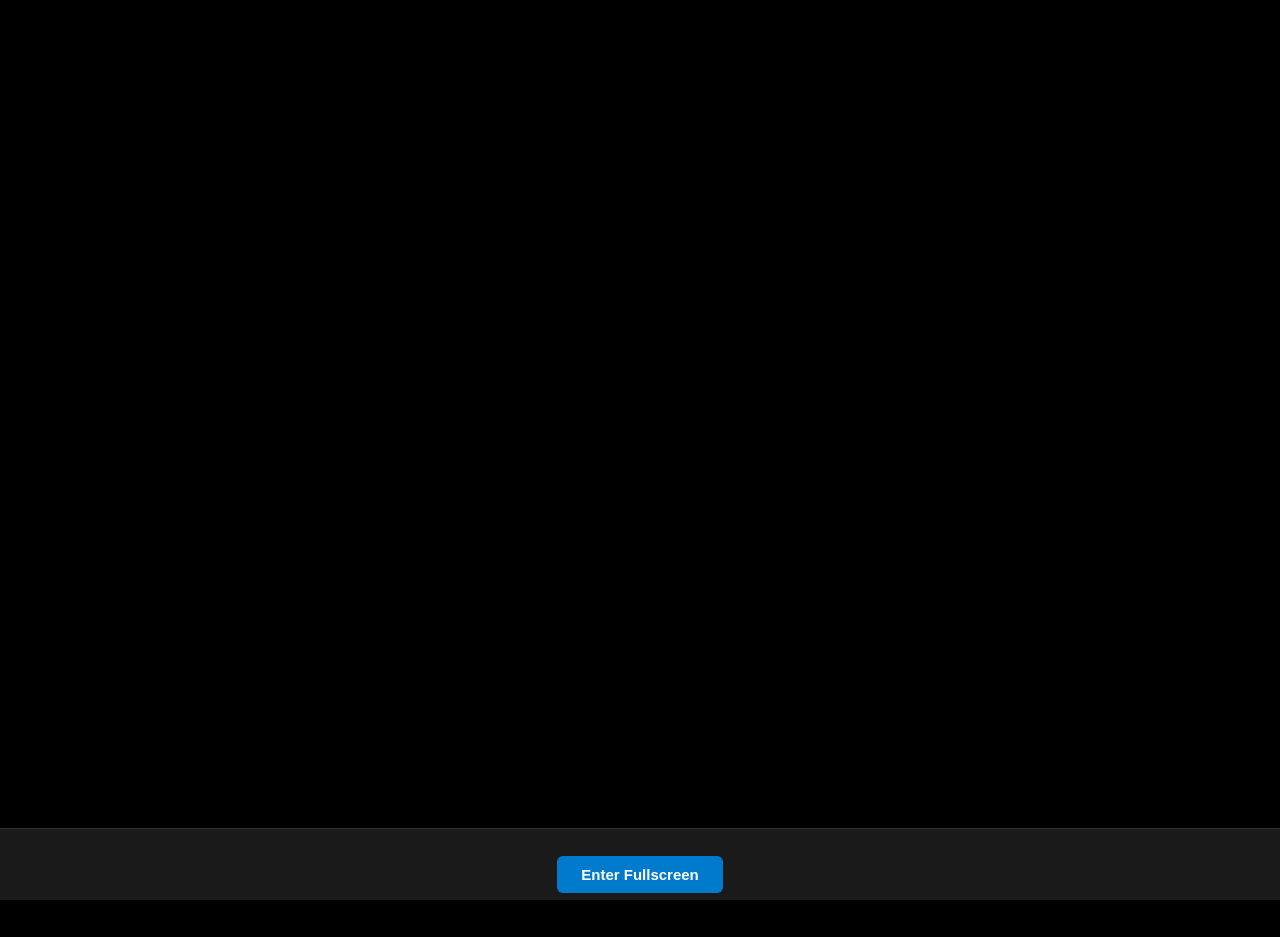
<file: games/volley-random.html>
```html
<!DOCTYPE html>
<html lang="en">
<head>
    <meta charset="UTF-8">
    <meta name="viewport" content="width=device-width, initial-scale=1.0">
    <title>Volley Random</title>
    <style>
        body, html {
            margin: 0;
            padding: 0;
            width: 100%;
            height: 100%;
            overflow: hidden;
            background-color: #000;
            font-family: Arial, sans-serif;
        }

        /* Container keeping the game and leaving room for the bottom button */
        .game-container {
            width: 100%;
            height: 90%; 
            position: relative;
        }

        iframe {
            width: 100%;
            height: 100%;
            border: none;
            display: block;
        }

        /* Bottom button area below the game */
        .bottom-area {
            height: 10%;
            background-color: #1a1a1a;
            display: flex;
            align-items: center;
            justify-content: center;
            border-top: 1px solid #333;
        }

        .bottom-btn {
            background-color: #007acc;
            color: white;
            border: none;
            padding: 10px 24px;
            border-radius: 6px;
            font-weight: bold;
            font-size: 15px;
            cursor: pointer;
            transition: background-color 0.2s;
        }

        .bottom-btn:hover {
            background-color: #005999;
        }

        /* Transparent Exit Fullscreen Button (Hidden by default) */
        #exit-fs-btn {
            position: fixed;
            bottom: 25px;
            right: 25px;
            background: rgba(0, 0, 0, 0.6);
            color: white;
            border: 1px solid rgba(255, 255, 255, 0.3);
            padding: 10px 18px;
            border-radius: 8px;
            font-size: 13px;
            font-weight: bold;
            cursor: pointer;
            z-index: 10000;
            backdrop-filter: blur(4px);
            transition: background 0.2s, opacity 0.2s;
            display: none;
        }

        #exit-fs-btn:hover {
            background: rgba(0, 0, 0, 0.8);
        }

        /* Fullscreen state styling */
        body.is-fullscreen .bottom-area {
            display: none;
        }

        body.is-fullscreen .game-container {
            height: 100%;
        }

        body.is-fullscreen #exit-fs-btn {
            display: block;
        }
    </style>
</head>
<body>

    <div class="game-container">
        <iframe 
            title="Volley Random" 
            name="game-frame" 
            id="game-frame" 
            src="https://www.twoplayergames.org/gameframe/volley-random" 
            tabindex="0" 
            allow="autoplay; fullscreen; camera; focus-without-user-activation *; monetization; gamepad; keyboard-map *; xr-spatial-tracking; clipboard-write; web-share" 
            scrolling="no" 
            frameborder="0" 
            allowfullscreen>
        </iframe>
    </div>

    <div class="bottom-area">
        <button id="fullscreen-btn" class="bottom-btn">Enter Fullscreen</button>
    </div>

    <button id="exit-fs-btn">Exit Fullscreen</button>

    <script>
        const fullscreenBtn = document.getElementById('fullscreen-btn');
        const exitFsBtn = document.getElementById('exit-fs-btn');

        function toggleFullscreen() {
            if (!document.fullscreenElement) {
                document.documentElement.requestFullscreen().catch(err => {
                    console.error("Error enabling full screen:", err.message);
                });
            } else {
                document.exitFullscreen();
            }
        }

        // Event listeners
        fullscreenBtn.addEventListener('click', toggleFullscreen);
        exitFsBtn.addEventListener('click', toggleFullscreen);

        // Adjust UI elements when entering/exiting fullscreen
        document.addEventListener('fullscreenchange', () => {
            if (document.fullscreenElement) {
                document.body.classList.add('is-fullscreen');
            } else {
                document.body.classList.remove('is-fullscreen');
            }
        });
    </script>

</body>
</html>
```
</file>
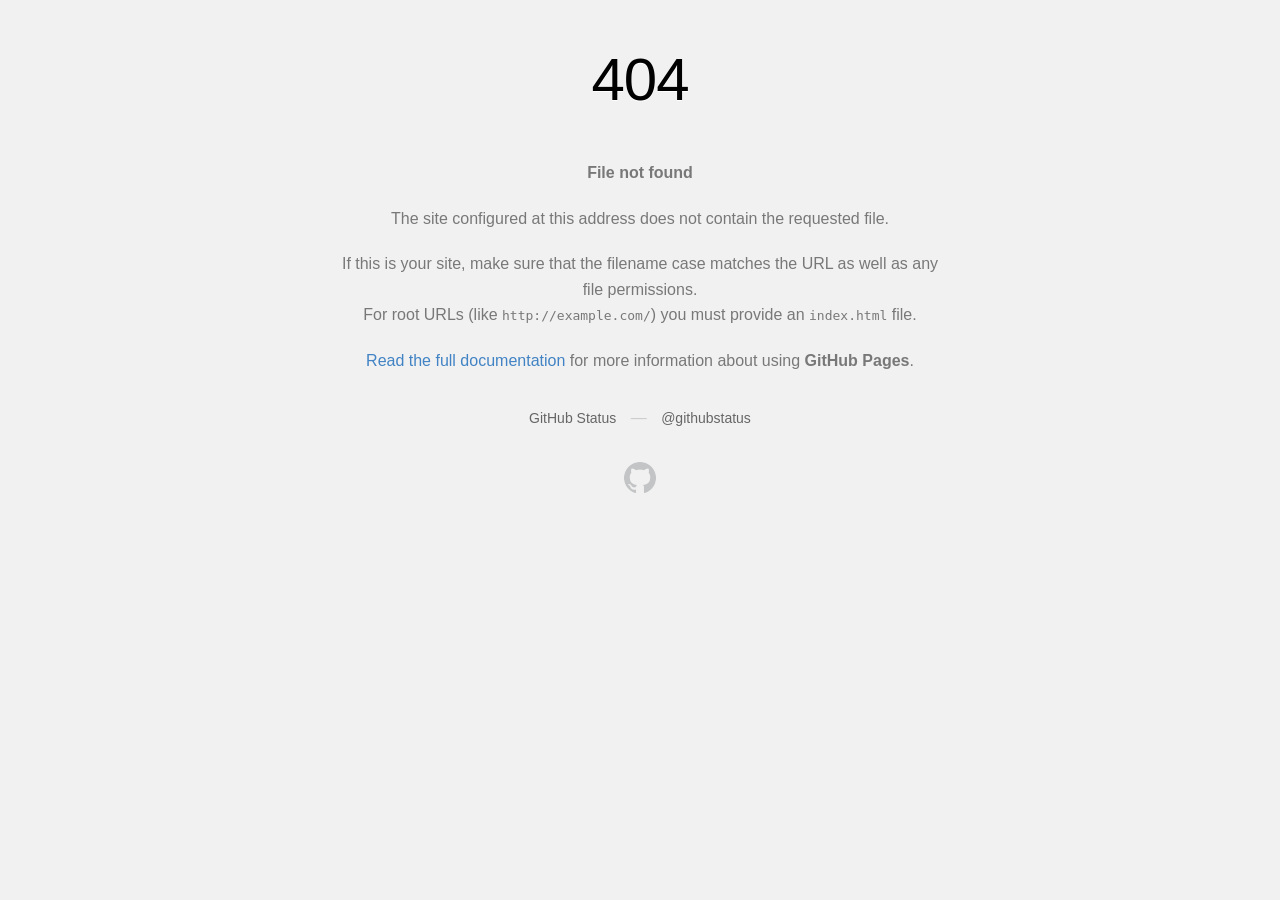
<file: minibattles/v5/minibattles/null-3195412329b0b8.html>
<!DOCTYPE html>
<html>
  <head>
    <meta http-equiv="Content-type" content="text/html; charset=utf-8">
    <meta http-equiv="Content-Security-Policy" content="default-src 'none'; style-src 'unsafe-inline'; img-src data:; connect-src 'self'">
    <title>Page not found &middot; GitHub Pages</title>
    <style type="text/css" media="screen">
      body {
        background-color: #f1f1f1;
        margin: 0;
        font-family: "Helvetica Neue", Helvetica, Arial, sans-serif;
      }

      .container { margin: 50px auto 40px auto; width: 600px; text-align: center; }

      a { color: #4183c4; text-decoration: none; }
      a:hover { text-decoration: underline; }

      h1 { width: 800px; position:relative; left: -100px; letter-spacing: -1px; line-height: 60px; font-size: 60px; font-weight: 100; margin: 0px 0 50px 0; text-shadow: 0 1px 0 #fff; }
      p { color: rgba(0, 0, 0, 0.5); margin: 20px 0; line-height: 1.6; }

      ul { list-style: none; margin: 25px 0; padding: 0; }
      li { display: table-cell; font-weight: bold; width: 1%; }

      .logo { display: inline-block; margin-top: 35px; }
      .logo-img-2x { display: none; }
      @media
      only screen and (-webkit-min-device-pixel-ratio: 2),
      only screen and (   min--moz-device-pixel-ratio: 2),
      only screen and (     -o-min-device-pixel-ratio: 2/1),
      only screen and (        min-device-pixel-ratio: 2),
      only screen and (                min-resolution: 192dpi),
      only screen and (                min-resolution: 2dppx) {
        .logo-img-1x { display: none; }
        .logo-img-2x { display: inline-block; }
      }

      #suggestions {
        margin-top: 35px;
        color: #ccc;
      }
      #suggestions a {
        color: #666666;
        font-weight: 200;
        font-size: 14px;
        margin: 0 10px;
      }

    </style>
  </head>
  <body>

    <div class="container">

      <h1>404</h1>
      <p><strong>File not found</strong></p>

      <p>
        The site configured at this address does not
        contain the requested file.
      </p>

      <p>
        If this is your site, make sure that the filename case matches the URL
        as well as any file permissions.<br>
        For root URLs (like <code>http://example.com/</code>) you must provide an
        <code>index.html</code> file.
      </p>

      <p>
        <a href="https://help.github.com/pages/">Read the full documentation</a>
        for more information about using <strong>GitHub Pages</strong>.
      </p>

      <div id="suggestions">
        <a href="https://githubstatus.com">GitHub Status</a> &mdash;
        <a href="https://twitter.com/githubstatus">@githubstatus</a>
      </div>

      <a href="/" class="logo logo-img-1x">
        <img width="32" height="32" title="" alt="" src="[data-uri]">
      </a>

      <a href="/" class="logo logo-img-2x">
        <img width="32" height="32" title="" alt="" src="[data-uri]">
      </a>
    </div>
  </body>
</html>
</file>
<file: style.css>
* {
    box-sizing: border-box;
    margin: 0;
    padding: 0;
    font-family: 'Segoe UI', Tahoma, Geneva, Verdana, sans-serif;
}

body {
    background-color: #121212;
    color: #fff;
    padding: 20px;
}

header {
    text-align: center;
    margin-bottom: 40px;
}

header h1 {
    margin-bottom: 15px;
}

#searchBar {
    padding: 12px 20px;
    width: 60%;
    max-width: 400px;
    border-radius: 20px;
    border: 1px solid #333;
    background-color: #222;
    color: #fff;
    outline: none;
}

#searchBar:focus {
    border-color: #61dafb;
}

.game-grid {
    display: grid;
    grid-template-columns: repeat(auto-fill, minmax(200px, 1fr));
    gap: 25px;
    max-width: 1200px;
    margin: 0 auto;
}

.game-card {
    background-color: #1e1e1e;
    border-radius: 12px;
    padding: 15px;
    text-align: center;
    cursor: pointer;
    transition: transform 0.2s, background-color 0.2s;
    border: 1px solid #2a2a2a;
}

.game-card:hover {
    transform: translateY(-5px);
    background-color: #2a2a2a;
    border-color: #61dafb;
}

.game-card img {
    width: 100%;
    height: 125px;
    object-fit: cover;
    border-radius: 8px;
    margin-bottom: 12px;
}

.game-card h3 {
    font-size: 1.2rem;
    margin-bottom: 5px;
}

.game-card p {
    font-size: 0.85rem;
    color: #888;
}
</file>
<file: games/vibecoded/workspace-01a0df9e-ef0e-71c4-9e35-c308445ed9e9/military-base-25d/style.css>
/* Build a Military Base — 2.5D remake (fan project) */
:root{
  --panel:#232b3b; --panel2:#1b2230; --line:#3d4763; --line2:#4a5578;
  --txt:#eef2f8; --dim:#9aa7bd; --green:#5bc24e; --blue:#4a90e2; --red:#d6493f;
  --gold:#f5b53f; --c-common:#8f9aa8; --c-rare:#4a90e2; --c-epic:#a35ad6;
  --c-legend:#f5a53f; --c-myth:#ef5350; --c-gold:#ffd54f;
}
*{margin:0;padding:0;box-sizing:border-box;-webkit-user-select:none;user-select:none}
html,body{width:100%;height:100%;overflow:hidden;background:#0d1219;font-family:'Segoe UI',system-ui,-apple-system,sans-serif;color:var(--txt)}
#cv{position:fixed;inset:0;display:block}

/* ---------- top bar ---------- */
#topbar{position:fixed;top:12px;left:50%;transform:translateX(-50%);display:flex;gap:12px;z-index:20}
.pill{background:#2b3345;border:1px solid var(--line2);color:var(--txt);font-weight:800;letter-spacing:1px;
  font-size:14px;padding:9px 22px;border-radius:9px;cursor:pointer;transition:transform .08s,background .12s}
.pill:hover{background:#35405a;transform:translateY(-1px)}
.pill:active{transform:translateY(1px)}
.pill.big{font-size:16px;padding:12px 30px}
.pill.ghost{background:transparent}

/* ---------- left rail ---------- */
#rail{position:fixed;left:12px;top:84px;display:flex;flex-direction:column;gap:10px;z-index:20}
.rail-btn{position:relative;width:64px;height:64px;background:#2b3345;border:1px solid var(--line2);border-radius:14px;
  cursor:pointer;display:flex;flex-direction:column;align-items:center;justify-content:center;gap:2px;transition:transform .08s,background .12s}
.rail-btn:hover{background:#35405a;transform:translateX(2px)}
.r-ico{font-size:22px;line-height:1}
.r-lbl{font-size:8px;font-weight:800;letter-spacing:.5px;color:var(--dim)}
.badge{position:absolute;top:-5px;right:-5px;width:18px;height:18px;border-radius:50%;background:var(--red);
  color:#fff;font-size:11px;font-weight:900;display:flex;align-items:center;justify-content:center}

/* ---------- timer box ---------- */
#timerbox{position:fixed;top:12px;right:14px;background:rgba(30,38,54,.92);border:1px solid var(--line2);
  border-radius:10px;padding:8px 14px;z-index:20;text-align:right}
.t-line{font-size:12px;font-weight:800;letter-spacing:.5px;padding:2px 0}
.t-line.danger{color:#ff7b6e;animation:pulse 1s infinite}
@keyframes pulse{50%{opacity:.45}}

/* ---------- boss bar ---------- */
#bossbar{position:fixed;top:64px;left:50%;transform:translateX(-50%);width:400px;z-index:20}
.bb-label{font-size:12px;font-weight:900;letter-spacing:2px;text-align:center;margin-bottom:4px;color:#ff9d8f}
.bb-track{height:12px;background:#1a2130;border:1px solid var(--line2);border-radius:7px;overflow:hidden}
.bb-fill{height:100%;width:100%;background:linear-gradient(90deg,#d6493f,#ff8a5c);transition:width .2s}

/* ---------- bottom HUD ---------- */
#hud{position:fixed;left:14px;bottom:14px;display:flex;flex-direction:column;gap:6px;z-index:20}
#btnAttack{width:122px;height:40px;background:var(--red);border:2px solid #fff;border-radius:9px;color:#fff;
  font-weight:900;font-size:15px;letter-spacing:2px;cursor:pointer;transition:transform .08s,filter .1s;margin-bottom:4px}
#btnAttack:hover{filter:brightness(1.12)}
#btnAttack:active{transform:scale(.96)}
.statbar{background:rgba(24,31,45,.9);border:1px solid var(--line);border-radius:8px;height:27px;
  display:flex;align-items:center;gap:7px;padding:0 10px;font-size:13px;font-weight:800;min-width:122px}
.statbar.cash{min-width:158px}
.s-ico{font-size:13px}
.s-cap{margin-left:auto;font-size:9px;color:var(--dim);letter-spacing:1px}

/* ---------- hint ---------- */
#hint{position:fixed;bottom:8px;left:50%;transform:translateX(-50%);font-size:10px;color:rgba(200,212,230,.55);
  letter-spacing:.4px;z-index:15;white-space:nowrap}

/* ---------- minimap ---------- */
#minibox{position:fixed;right:14px;bottom:14px;border:2px solid var(--line2);border-radius:8px;overflow:hidden;
  background:#10151f;z-index:20;box-shadow:0 4px 18px rgba(0,0,0,.5)}
#mini{display:block}

/* ---------- toasts ---------- */
#toasts{position:fixed;top:74px;right:14px;display:flex;flex-direction:column;gap:8px;z-index:40;pointer-events:none}
.toast{background:rgba(30,38,54,.95);border:1px solid var(--line2);border-left:4px solid var(--gold);
  border-radius:8px;padding:10px 14px;font-size:12px;font-weight:700;max-width:300px;
  animation:tin .25s ease-out;box-shadow:0 4px 14px rgba(0,0,0,.4)}
.toast.out{opacity:0;transform:translateX(20px);transition:all .4s}
@keyframes tin{from{opacity:0;transform:translateX(30px)}to{opacity:1;transform:none}}

/* ---------- panels ---------- */
.panel{position:fixed;left:50%;top:50%;transform:translate(-50%,-50%) scale(.94);width:min(760px,94vw);
  max-height:82vh;background:rgba(33,41,58,.97);border:1px solid var(--line2);border-radius:14px;z-index:50;
  display:none;flex-direction:column;backdrop-filter:blur(8px);box-shadow:0 18px 60px rgba(0,0,0,.6)}
.panel.show{display:flex;animation:pop .16s ease-out}
@keyframes pop{from{transform:translate(-50%,-50%) scale(.94);opacity:.4}to{transform:translate(-50%,-50%) scale(1);opacity:1}}
.panel.modal{width:min(460px,92vw)}
.panel.crate{width:min(360px,92vw)}
.p-head{display:flex;align-items:center;justify-content:space-between;padding:14px 18px;border-bottom:1px solid var(--line)}
.p-title{font-size:16px;font-weight:900;letter-spacing:2px}
.x{width:27px;height:27px;background:var(--red);color:#fff;border:none;border-radius:7px;font-weight:900;
  cursor:pointer;font-size:12px}
.x:hover{filter:brightness(1.15)}
.p-body{padding:16px 18px;overflow-y:auto}
.p-body.center{text-align:center}
.p-note{font-size:11px;color:var(--dim);margin-bottom:12px;line-height:1.5}
.btn-row{display:flex;gap:12px;justify-content:center;margin-top:16px}

/* tabs */
.tabs{display:flex;gap:8px;margin-bottom:14px;flex-wrap:wrap}
.tabs button{background:#2b3345;border:1px solid var(--line2);color:var(--dim);font-weight:800;font-size:11px;
  letter-spacing:1px;padding:8px 16px;border-radius:8px;cursor:pointer}
.tabs button.on{background:var(--blue);border-color:var(--blue);color:#fff}
.tabs button:hover{background:#35405a;color:var(--txt)}
.tabs button.on:hover{background:#5a9ee8}

/* item grid */
.grid{display:grid;grid-template-columns:repeat(auto-fill,minmax(148px,1fr));gap:10px}
.card{background:#2b3447;border:2px solid var(--line);border-radius:10px;padding:8px;cursor:pointer;
  display:flex;flex-direction:column;align-items:center;gap:4px;transition:transform .1s}
.card:hover{transform:translateY(-3px)}
.card canvas{width:100%;height:64px;background:radial-gradient(ellipse at 50% 80%,rgba(255,255,255,.06),transparent 70%)}
.card .c-name{font-size:11px;font-weight:800;letter-spacing:.4px;text-align:center;min-height:28px;display:flex;align-items:center}
.card .c-cost{font-size:13px;font-weight:900;color:var(--gold)}
.card .c-info{font-size:9.5px;color:var(--dim);text-align:center;line-height:1.35;min-height:24px}
.card.locked{opacity:.55;cursor:not-allowed}
.card.locked .c-cost{color:var(--red)}
.card.r-common{border-color:rgba(143,154,168,.5)}
.card.r-rare{border-color:rgba(74,144,226,.65)}
.card.r-epic{border-color:rgba(163,90,214,.65)}
.card.r-legend{border-color:rgba(245,165,63,.75)}
.card.r-myth{border-color:rgba(239,83,80,.75);box-shadow:0 0 12px rgba(239,83,80,.25)}
.card.r-gold{border-color:rgba(255,213,79,.9);box-shadow:0 0 14px rgba(255,213,79,.3)}
.c-rar{font-size:8px;font-weight:900;letter-spacing:1px;padding:2px 8px;border-radius:5px}
.c-rar.common{background:rgba(143,154,168,.2);color:#b8c2d0}
.c-rar.rare{background:rgba(74,144,226,.25);color:#7fb4f0}
.c-rar.epic{background:rgba(163,90,214,.25);color:#c98ef0}
.c-rar.legendary{background:rgba(245,165,63,.25);color:#f5c072}
.c-rar.mythic{background:rgba(239,83,80,.3);color:#f08a88}
.c-rar.golden{background:rgba(255,213,79,.3);color:#ffe08a}

/* rewards */
.rw-list{display:flex;flex-direction:column;gap:9px}
.rw-item{display:flex;align-items:center;gap:12px;background:#2b3447;border:1px solid var(--line);
  border-radius:10px;padding:11px 14px}
.rw-item .rw-ico{font-size:22px}
.rw-item .rw-mid{flex:1}
.rw-item .rw-name{font-size:12.5px;font-weight:800}
.rw-item .rw-sub{font-size:10px;color:var(--dim);margin-top:2px}
.rw-item .rw-reward{font-size:10.5px;font-weight:800;color:var(--gold);margin-top:2px}
.rw-claim{background:var(--green);border:none;color:#fff;font-weight:900;font-size:11px;letter-spacing:1px;
  padding:9px 18px;border-radius:8px;cursor:pointer}
.rw-claim:disabled{background:#3a445c;color:#77839a;cursor:default}
.rw-claim:hover:not(:disabled){filter:brightness(1.12)}

/* settings rows */
.set-row{display:flex;align-items:center;justify-content:space-between;padding:10px 0;border-bottom:1px solid rgba(61,71,99,.5);font-size:13px;font-weight:800;letter-spacing:1px}
.set-row.small{font-size:10.5px;font-weight:600;letter-spacing:.3px}
.dim{color:var(--dim)}
.toggle{min-width:74px;padding:6px 12px;border:none;border-radius:7px;font-weight:900;font-size:11px;cursor:pointer;background:#5a6472;color:#cfd6e2}
.toggle.on{background:var(--green);color:#fff}
.toggle.blue.on{background:var(--blue)}
.code-input{background:#1b2230;border:1px solid var(--line2);border-radius:7px;color:var(--txt);
  font-size:13px;font-weight:700;letter-spacing:1px;padding:8px 12px;width:210px;outline:none}
.code-input:focus{border-color:var(--blue)}
.danger{background:#7a2d28;border:1px solid var(--red);color:#ffb0a8;font-weight:800;font-size:10px;
  padding:7px 14px;border-radius:7px;cursor:pointer;letter-spacing:1px}
.danger:hover{background:var(--red);color:#fff}

/* crate modal */
.crate-stage{margin:10px auto 4px;width:150px;height:110px;position:relative}
.crate-stage.opening canvas{animation:shake .5s infinite}
@keyframes shake{0%,100%{transform:rotate(-3deg)}50%{transform:rotate(3deg)}}
#crateIcon{display:block;margin:0 auto}
.crate-name{font-size:19px;font-weight:900;letter-spacing:1px;margin-top:6px;min-height:26px}
.crate-rar{font-size:11px;font-weight:900;letter-spacing:2px;margin-bottom:4px;min-height:16px}
.crate .pill.big{margin-top:8px}
#p-crate.show .p-body{animation:glow 1.2s infinite}
@keyframes glow{0%,100%{filter:drop-shadow(0 0 0 rgba(245,181,63,0))}50%{filter:drop-shadow(0 0 18px rgba(245,181,63,.35))}}

/* rebirth info */
#rbInfo{font-size:13px;line-height:1.9;background:#1b2230;border:1px solid var(--line);border-radius:10px;
  padding:16px 20px;margin-bottom:6px}
#rbInfo b{color:var(--gold)}
.rb-prog{height:10px;background:#2b3447;border-radius:6px;overflow:hidden;margin-top:8px}
.rb-prog i{display:block;height:100%;background:linear-gradient(90deg,var(--gold),#ff8a5c)}

/* ---------- admin drawer ---------- */
#btnAdmin{position:fixed;right:176px;bottom:22px;z-index:30;height:34px;padding:0 12px;border-radius:9px;
  background:#2b3345;border:1px solid var(--line2);cursor:pointer;font-size:11px;font-weight:800;
  letter-spacing:1px;color:var(--gold);opacity:.85;display:flex;align-items:center;gap:5px;white-space:nowrap}
#btnAdmin:hover{opacity:1;background:#35405a}
#p-admin{position:fixed;top:0;right:0;height:100vh;width:min(330px,90vw);background:rgba(26,33,47,.98);
  border-left:1px solid var(--line2);z-index:70;transform:translateX(105%);transition:transform .18s ease-out;
  display:flex;flex-direction:column;box-shadow:-10px 0 40px rgba(0,0,0,.5)}
#p-admin.open{transform:translateX(0)}
.a-head{display:flex;align-items:center;justify-content:space-between;padding:13px 16px;border-bottom:1px solid var(--line);
  font-weight:900;letter-spacing:2px;font-size:13px;background:#1b2230}
.a-body{padding:10px 14px 20px;overflow-y:auto;flex:1}
.a-body::-webkit-scrollbar{width:8px}
.a-body::-webkit-scrollbar-thumb{background:#3d4763;border-radius:4px}
.a-sec{font-size:10px;font-weight:900;letter-spacing:1.5px;color:var(--gold);margin:14px 0 6px;
  display:flex;align-items:center;gap:6px;border-bottom:1px solid rgba(61,71,99,.5);padding-bottom:4px}
.a-sec:first-child{margin-top:2px}
.a-note{color:var(--dim);font-weight:600;letter-spacing:.3px;font-size:9px}
.a-row{display:flex;gap:6px;flex-wrap:wrap;margin-bottom:6px}
.abtn{background:#2b3447;border:1px solid var(--line2);color:var(--txt);font-size:10.5px;font-weight:800;
  letter-spacing:.5px;padding:6px 10px;border-radius:7px;cursor:pointer;transition:background .1s}
.abtn:hover{background:#3a4763}
.abtn.on{background:var(--blue);border-color:var(--blue)}
.abtn.tog{flex:1}
.abtn.tog.on{background:var(--red);border-color:var(--red)}
.abtn.gold{border-color:var(--c-gold);color:var(--c-gold)}
.abtn.danger{background:#7a2d28;border-color:var(--red);color:#ffb0a8}
.abtn.danger:hover{background:var(--red);color:#fff}
/* bot base presets */
.a-bots{display:flex;flex-direction:column;gap:5px;margin-bottom:8px;max-height:230px;overflow-y:auto;padding-right:2px}
.bot-row{display:flex;align-items:center;gap:8px;background:#232b3b;border:1px solid var(--line);border-radius:8px;padding:6px 8px}
.bot-row .bn{flex:1;font-size:10.5px;font-weight:800;color:var(--txt);white-space:nowrap;overflow:hidden;text-overflow:ellipsis}
.aselect{background:#141a26;border:1px solid var(--line2);color:var(--txt);font-size:10px;font-weight:700;
  padding:4px 6px;border-radius:6px;max-width:150px;cursor:pointer}
.aselect:focus{outline:none;border-color:var(--blue)}
.aselect option{background:#1a2130}

.ain{flex:1;min-width:80px;background:#1b2230;border:1px solid var(--line2);border-radius:7px;color:var(--txt);
  font-size:11px;padding:6px 9px;outline:none;font-weight:700}
.ain:focus{border-color:var(--blue)}
.bld-row{display:flex;align-items:center;gap:6px;margin-bottom:4px;background:#232b3b;border:1px solid var(--line);
  border-radius:8px;padding:5px 8px}
.bld-row .bn{flex:1;font-size:10.5px;font-weight:800;letter-spacing:.3px;white-space:nowrap;overflow:hidden;text-overflow:ellipsis}
.bld-row .abtn{padding:4px 8px;font-size:9.5px}
.unit-row{display:flex;align-items:center;gap:6px;margin-bottom:4px}
.unit-row .un{width:86px;font-size:10.5px;font-weight:800}
.unit-row .abtn{flex:1;padding:5px 4px;font-size:9.5px}
.a-stats{background:#10151f;border:1px solid var(--line);border-radius:8px;padding:9px 11px;font-size:10.5px;
  line-height:1.8;color:#9fe0a0;font-family:ui-monospace,Consolas,monospace;white-space:pre}
.asave{width:100%;height:74px;background:#10151f;border:1px solid var(--line2);border-radius:8px;color:#c9d4e5;
  font-size:9.5px;padding:8px;outline:none;font-family:ui-monospace,Consolas,monospace;resize:vertical}

/* tutorial */
#tut{position:fixed;inset:0;background:rgba(8,12,19,.8);z-index:100;display:none;align-items:center;justify-content:center}
#tut.show{display:flex}
.tut-card{width:min(520px,92vw);background:var(--panel);border:1px solid var(--line2);border-radius:14px;
  padding:26px 28px;text-align:center;box-shadow:0 18px 60px rgba(0,0,0,.7)}
.tut-step{font-size:11px;font-weight:900;color:var(--gold);letter-spacing:2px;margin-bottom:14px}
.tut-text{font-size:14px;line-height:1.75;color:#dce4f0}
.tut-text b{color:#fff}

/* scrollbar */
.p-body::-webkit-scrollbar{width:9px}
.p-body::-webkit-scrollbar-thumb{background:#3d4763;border-radius:5px}
.p-body::-webkit-scrollbar-track{background:transparent}

/* ---------- v4: shop sub-tabs, tooltip, rarity, achievements, leaderboard ---------- */
.tabs.sub{margin-top:-4px}
.tabs.sub button{font-size:10px;padding:5px 10px}
.card .c-cls{font-size:9px;font-weight:800;letter-spacing:.5px;text-align:center;color:var(--dim)}
#tip{position:fixed;z-index:80;pointer-events:none;min-width:190px;max-width:260px;background:rgba(18,22,31,.97);
  border:1px solid var(--line2);border-radius:10px;padding:9px 11px;font-size:11px;line-height:1.45;box-shadow:0 8px 24px rgba(0,0,0,.5)}
#tip .t-h{font-weight:900;font-size:12.5px;margin-bottom:3px}
#tip .t-g{display:grid;grid-template-columns:auto 1fr;gap:1px 10px;margin-top:5px}
#tip .t-g span:nth-child(odd){color:var(--dim)}
#tip .t-m{margin-top:5px;font-size:10px}
#tip .t-m b.up{color:#7ddc6a} #tip .t-m b.dn{color:#ef8a6a} #tip .t-m b.no{color:#ef5350}
.rw-item.done{opacity:.6}
.ach-prog{height:5px;border-radius:3px;background:#1d2330;margin-top:5px;overflow:hidden}
.ach-prog i{display:block;height:100%;background:linear-gradient(90deg,#f5a53f,#ffd54f)}
.lb-list{display:flex;flex-direction:column;gap:6px}
.lb-row{display:grid;grid-template-columns:28px 14px 1fr auto auto;gap:10px;align-items:center;background:#2b3447;
  border:1px solid var(--line);border-radius:9px;padding:8px 10px;font-size:12px;font-weight:800}
.lb-row.me{border-color:var(--gold);box-shadow:0 0 10px rgba(255,213,79,.2)}
.lb-row .lb-rank{font-size:14px;text-align:center}
.lb-row .lb-dot{width:12px;height:12px;border-radius:50%}
.lb-row .lb-pwr{color:var(--gold)}
.lb-row .lb-pts{color:var(--dim);font-size:11px}
</file>
